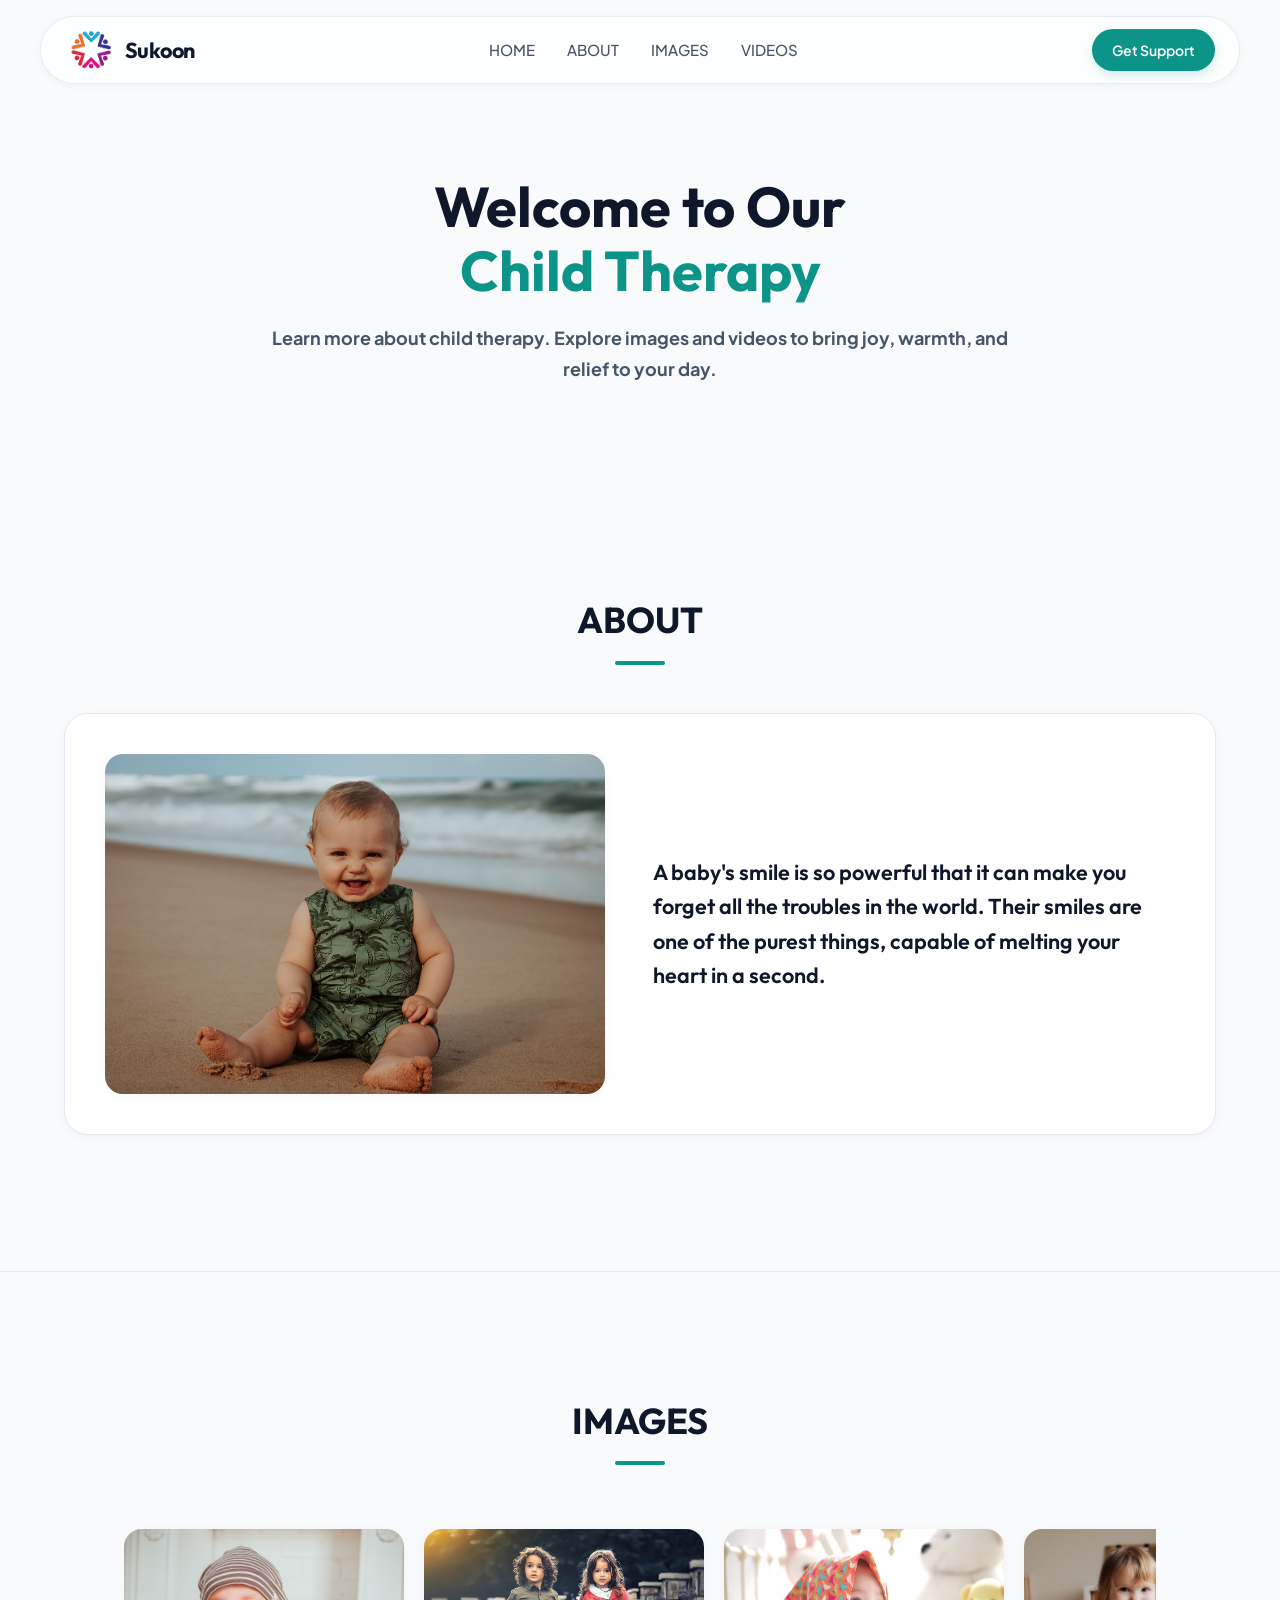
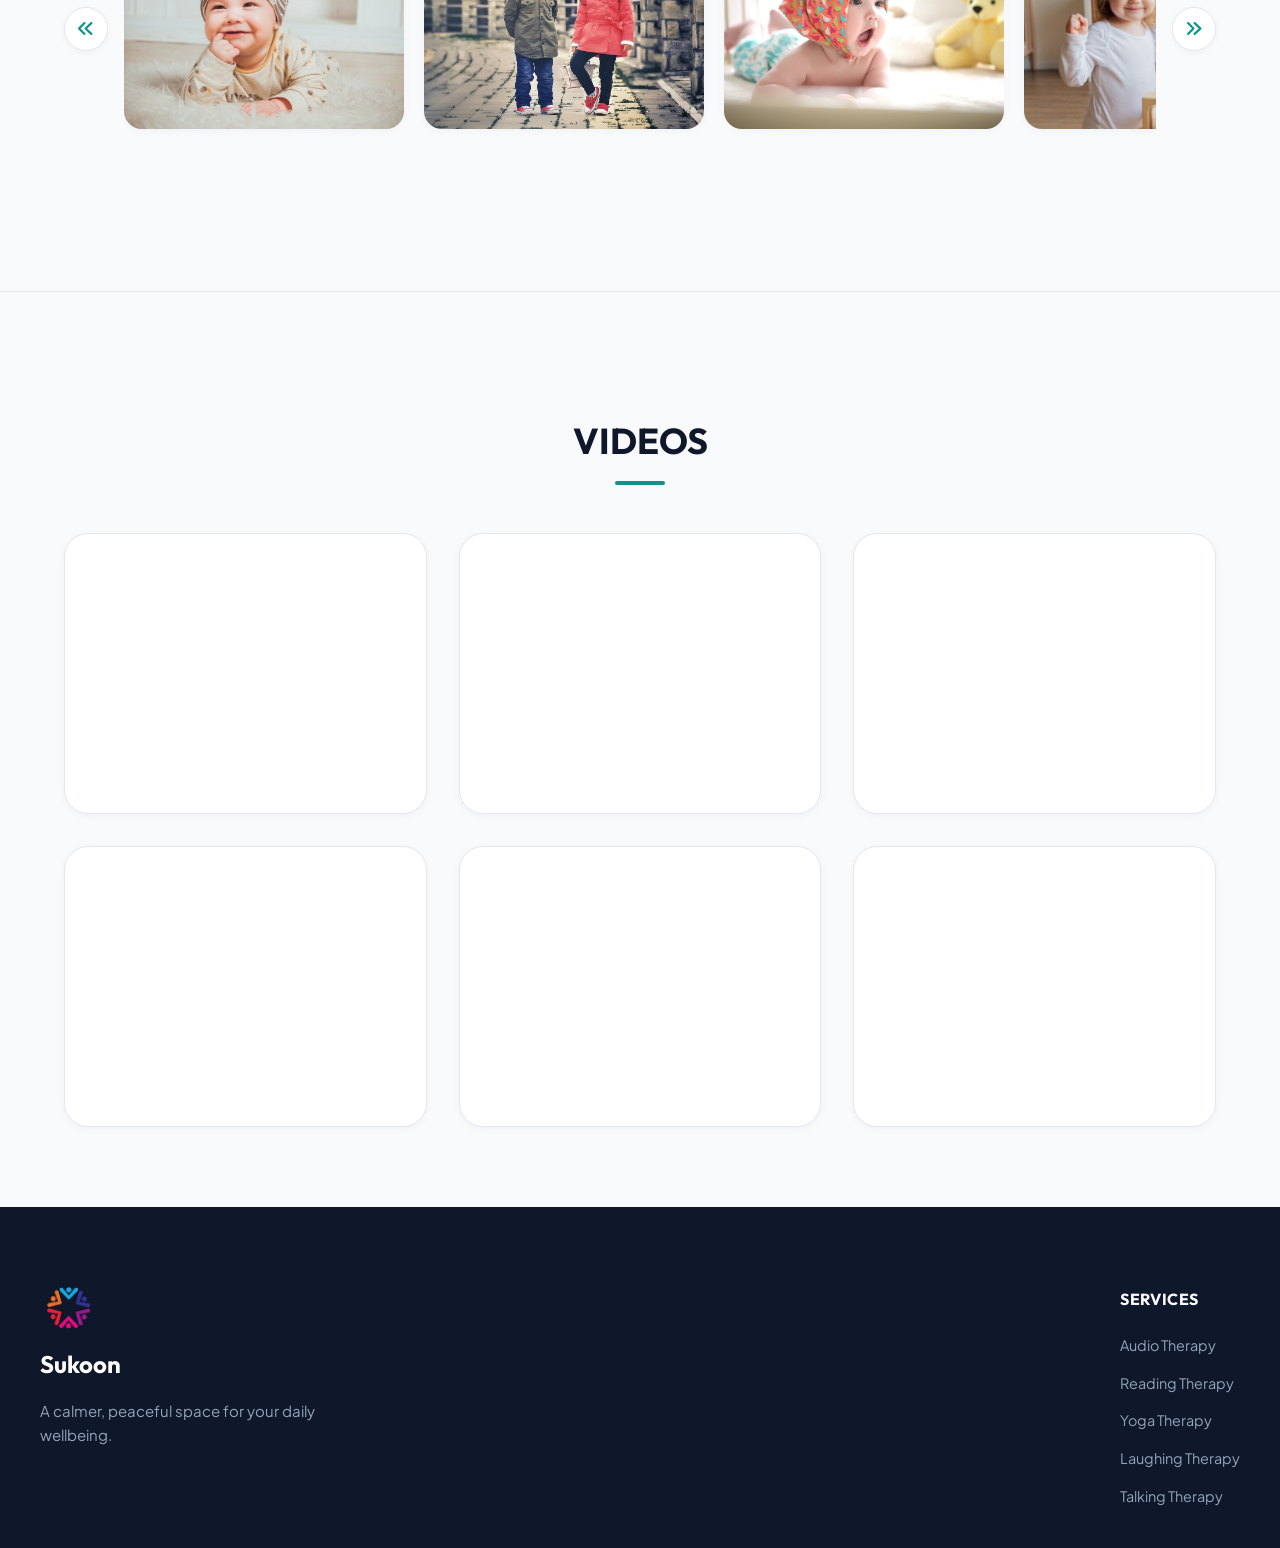
<file: html/childTherapy.html>
<!DOCTYPE html>
<html lang="en">

<head>
  <meta charset="UTF-8" />
  <meta http-equiv="X-UA-Compatible" content="IE=edge" />
  <meta name="viewport" content="width=device-width, initial-scale=1.0" />
  <link rel="icon" href="../images/favicon-enhanced.png" />
  <link rel="preconnect" href="https://fonts.googleapis.com" />
  <link rel="preconnect" href="https://fonts.gstatic.com" crossorigin />
  <link href="https://fonts.googleapis.com/css2?family=Outfit:wght@400;600;700;800&family=Plus+Jakarta+Sans:wght@400;500;600;700&display=swap" rel="stylesheet">
  <link rel="stylesheet" href="https://cdnjs.cloudflare.com/ajax/libs/font-awesome/6.1.1/css/all.min.css" />
  <title>Sukoon - Child Therapy</title>

  <link rel="stylesheet" href="../css/style.css" />
  <link rel="stylesheet" href="../css/childTherapy.css" />
</head>

<body id="main">
  <div id="back-top-div" class="back-top-wrap hidden" aria-label="Back to top">
    <i class="fas fa-arrow-up"></i>
  </div>

  <!-- Floating Navigation -->
  <div class="nav-wrapper">
    <nav class="nav" id="nav">
      <a class="navbar-brand" href="../index.html">
        <img src="../logo.png" alt="Sukoon Logo" class="logo" />
        <span class="brand-text">Sukoon</span>
      </a>

      <div class="nav-links" id="navLinks">
        <ul class="links" id="navmenu">
          <li><a href="../index.html">HOME</a></li>
          <li><a href="#about">ABOUT</a></li>
          <li><a href="#images">IMAGES</a></li>
          <li><a href="#videos">VIDEOS</a></li>
        </ul>
      </div>

      <div class="login-button">
        <a href="login.html" class="nav-cta-btn">Get Support</a>
      </div>

      <div class="hamburger" id="ham" aria-label="Toggle Navigation">
        <i class="cancel fa-solid fa-xmark"></i>
        <i class="burger fa-solid fa-bars"></i>
      </div>
    </nav>
  </div>

  <!-- Mobile Drawer Menu -->
  <div class="menu" id="menu">
    <ul class="menu-link">
      <li><a href="../index.html">HOME</a></li>
      <li><a class="close" href="#about">ABOUT</a></li>
      <li><a class="close" href="#images">IMAGES</a></li>
      <li><a class="close" href="#videos">VIDEOS</a></li>
      <li><a href="login.html" class="btn btn-primary" style="margin-top: 1rem;">SignUp / Login</a></li>
    </ul>
  </div>

  <header>
    <div class="center">
      <h1 id="title">Welcome to Our <br><span class="heading-span">Child Therapy</span></h1>
      <h3 id="subtitle">Learn more about child therapy. Explore images and videos to bring joy, warmth, and relief to your day.</h3>
    </div>
  </header>
  <section id="about" class="about">
    <h1 class="section-headings">ABOUT</h1>
    <div class="bfit">
      <img src="../images/about-child.jpg" alt="Child Therapy">
      <div class="btext">
        <div class="baby-text">
          <h3>A baby's smile is so powerful that it can make you forget all the troubles in the world. Their smiles are one of the purest things, capable of melting your heart in a second.</h3>
        </div>
      </div>
    </div>
  </section>
  <hr />
  <section id="images">
    <h1 class="section-headings">IMAGES</h1>
    <div class="main-scroll-div">
      <div>
        <button class="icon" onclick="scrolll()"> <i class="fas fa-angle-double-left"></i></button>
      </div>
      <div class="cover">
        <div class="scroll-images">
          <div class="child"><img class="child-img" src="../images/slider-8.jpg" alt="image"></div>
          <div class="child"><img class="child-img" src="../images/slider-3.jpg" alt="image"></div>
          <div class="child"><img class="child-img" src="../images/slider-4.jpg" alt="image"></div>
          <div class="child"><img class="child-img" src="../images/slider-5.jpg" alt="image"></div>
          <div class="child"><img class="child-img" src="../images/slider-6.jpg" alt="image"></div>
          <div class="child"><img class="child-img" src="../images/slider-2.jpg" alt="image"></div>
          <div class="child"><img class="child-img" src="../images/slider-7.jpg" alt="image"></div>
          <div class="child"><img class="child-img" src="../images/slider-8.jpg" alt="image"></div>
          <div class="child"><img class="child-img" src="../images/slider-9.jpg" alt="image"></div>
        </div>
      </div>
      <div>
        <button class="icon" onclick="scrollr()"> <i class="fas fa-angle-double-right"></i></button>
      </div>
    </div>

    <br>
  </section>
  <hr />
  <!-- Video Section  -->
  <section id="videos">
    <h1 class="section-headings">VIDEOS</h1>
    <div class="collection">
      <div class="video">
        <iframe width="560" height="315" src="https://www.youtube.com/embed/_NTfTd4HCRo?si=qeEoiQqz7HKqiZ1T" title="YouTube video player" frameborder="0" allow="accelerometer; autoplay; clipboard-write; encrypted-media; gyroscope; picture-in-picture" allowfullscreen></iframe>
      </div>
      <div class="video">
        <iframe width="560" height="315" src="https://www.youtube.com/embed/zs21cKJs87E" title="YouTube video player"
          frameborder="0"
          allow="accelerometer; autoplay; clipboard-write; encrypted-media; gyroscope; picture-in-picture"
          allowfullscreen></iframe>
      </div>
      <div class="video">
        <iframe width="560" height="315" src="https://www.youtube.com/embed/1YBheuHma8I" title="YouTube video player"
          frameborder="0"
          allow="accelerometer; autoplay; clipboard-write; encrypted-media; gyroscope; picture-in-picture"
          allowfullscreen></iframe>
      </div>
      <div class="video">
        <iframe width="560" height="315" src="https://www.youtube.com/embed/L49VXZwfup8" title="YouTube video player"
          frameborder="0"
          allow="accelerometer; autoplay; clipboard-write; encrypted-media; gyroscope; picture-in-picture"
          allowfullscreen></iframe>
      </div>
      <div class="video">
        <iframe width="560" height="315" src="https://www.youtube.com/embed/gB12TV38QBo" title="YouTube video player"
          frameborder="0"
          allow="accelerometer; autoplay; clipboard-write; encrypted-media; gyroscope; picture-in-picture"
          allowfullscreen></iframe>
      </div>
      <div class="video">
        <iframe width="560" height="315" src="https://www.youtube.com/embed/cmCtTFRLaks?si=E0cL60acdnPoVnwi" title="YouTube video player" frameborder="0" allow="accelerometer; autoplay; clipboard-write; encrypted-media; gyroscope; picture-in-picture" allowfullscreen></iframe>
      </div>
    </div>
  </section>


  <!-- FOOTER -->
  <footer>
    <div class="footer-container">
      <div class="footer-brand">
        <a href="../index.html">
          <img src="../logo.png" alt="Sukoon Logo" class="footlogo" />
        </a>
        <h2 class="footerheading">Sukoon</h2>
        <p class="footerpara">A calmer, peaceful space for your daily wellbeing.</p>
      </div>

      <div class="footer-side-col">
        <div class="col">
          <h3>SERVICES</h3>
          <ul>
            <li><a href="audioTherapy.html">Audio Therapy</a></li>
            <li><a href="readingTherapy.html">Reading Therapy</a></li>
            <li><a href="yogatherapy.html">Yoga Therapy</a></li>
            <li><a href="laughTherapy.html">Laughing Therapy</a></li>
            <li><a href="talkingTherapy.html">Talking Therapy</a></li>
          </ul>
        </div>
      </div>
    </div>
  </footer>
  <script src="childTherapy.js"></script>
</body>

</html>
</file>
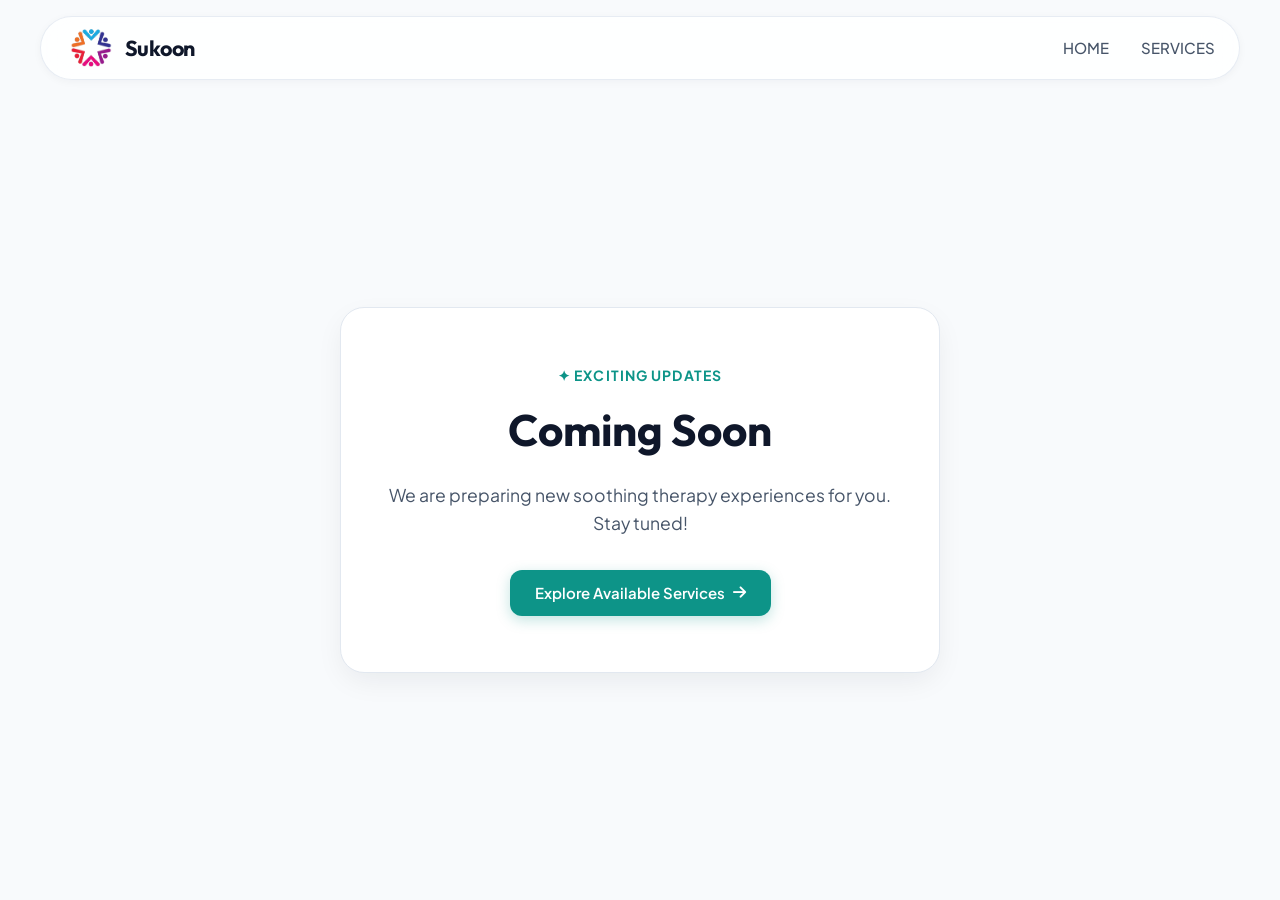
<file: html/comingSoon.html>
<!DOCTYPE html>
<html lang="en">

<head>
  <meta charset="UTF-8" />
  <meta http-equiv="X-UA-Compatible" content="IE=edge" />
  <meta name="viewport" content="width=device-width, initial-scale=1.0" />
  <link rel="icon" href="../images/favicon-enhanced.png" />
  <title>Sukoon - Coming Soon</title>

  <!-- Google Fonts -->
  <link rel="preconnect" href="https://fonts.googleapis.com">
  <link rel="preconnect" href="https://fonts.gstatic.com" crossorigin>
  <link href="https://fonts.googleapis.com/css2?family=Outfit:wght@400;600;700;800&family=Plus+Jakarta+Sans:wght@400;500;600;700&display=swap" rel="stylesheet">
  <link rel="stylesheet" href="https://cdnjs.cloudflare.com/ajax/libs/font-awesome/6.1.1/css/all.min.css" />

  <link rel="stylesheet" href="../css/style.css" />
</head>

<body style="display: flex; flex-direction: column; min-height: 100vh; justify-content: center; align-items: center; text-align: center; padding: 2rem;">
  <!-- Floating Navigation -->
  <div class="nav-wrapper">
    <nav class="nav" id="nav">
      <a class="navbar-brand" href="../index.html">
        <img src="../logo.png" alt="Sukoon Logo" class="logo" />
        <span class="brand-text">Sukoon</span>
      </a>

      <div class="nav-links" id="navLinks">
        <ul class="links" id="navmenu">
          <li><a href="../index.html">HOME</a></li>
          <li><a href="../index.html#services">SERVICES</a></li>
        </ul>
      </div>
    </nav>
  </div>

  <div style="max-width: 600px; background: var(--color-bg-surface); border: 1px solid var(--color-border); border-radius: var(--radius-xl); padding: 3.5rem 2.5rem; box-shadow: var(--shadow-md); margin-top: 5rem;">
    <span style="font-size: 0.875rem; font-weight: 700; color: var(--color-primary); text-transform: uppercase; letter-spacing: 0.08em; display: block; margin-bottom: 0.5rem;">✦ EXCITING UPDATES</span>
    <h1 style="font-family: var(--font-heading); font-size: 2.75rem; font-weight: 700; color: var(--color-text-deep); margin-bottom: 1rem;">Coming Soon</h1>
    <p style="font-size: 1.1rem; color: var(--color-text-body); line-height: 1.6; margin-bottom: 2rem;">
      We are preparing new soothing therapy experiences for you. Stay tuned!
    </p>

    <a href="../index.html#services" class="btn btn-primary">
      Explore Available Services <i class="fas fa-arrow-right"></i>
    </a>
  </div>
</body>

</html>
</file>
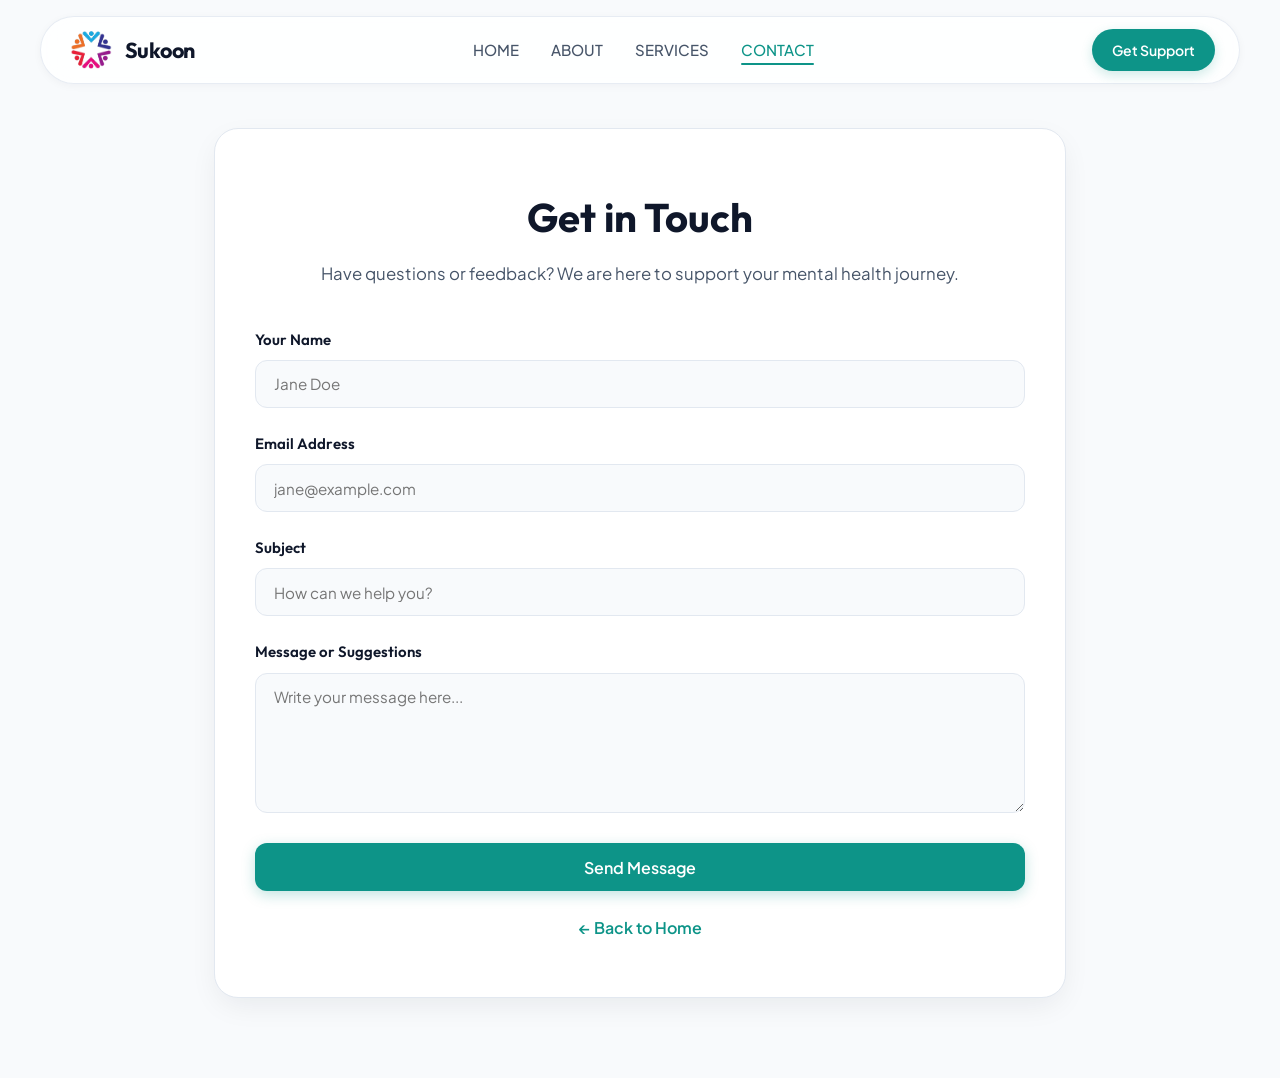
<file: html/contact.html>
<!DOCTYPE html>
<html lang="en">

<head>
  <meta charset="UTF-8" />
  <meta http-equiv="X-UA-Compatible" content="IE=edge" />
  <meta name="viewport" content="width=device-width, initial-scale=1.0" />
  <link rel="icon" href="../images/favicon-enhanced.png">
  <title>Sukoon - Contact Us</title>
  
  <!-- Google Fonts: Outfit & Plus Jakarta Sans -->
  <link rel="preconnect" href="https://fonts.googleapis.com">
  <link rel="preconnect" href="https://fonts.gstatic.com" crossorigin>
  <link href="https://fonts.googleapis.com/css2?family=Outfit:wght@400;600;700;800&family=Plus+Jakarta+Sans:wght@400;500;600;700&display=swap" rel="stylesheet">
  <link rel="stylesheet" href="https://cdnjs.cloudflare.com/ajax/libs/font-awesome/6.1.1/css/all.min.css" />

  <link rel="stylesheet" href="../css/style.css" />
  <link rel="stylesheet" href="css/contact.css" />
</head>

<body>
  <!-- Floating Navigation -->
  <div class="nav-wrapper">
    <nav class="nav" id="nav">
      <a class="navbar-brand" href="../index.html">
        <img src="../logo.png" alt="Sukoon Logo" class="logo" />
        <span class="brand-text">Sukoon</span>
      </a>

      <div class="nav-links" id="navLinks">
        <ul class="links" id="navmenu">
          <li><a href="../index.html">HOME</a></li>
          <li><a href="../index.html#about">ABOUT</a></li>
          <li><a href="../index.html#services">SERVICES</a></li>
          <li><a href="contact.html" class="active">CONTACT</a></li>
        </ul>
      </div>

      <div class="login-button">
        <a href="login.html" class="nav-cta-btn">Get Support</a>
      </div>
    </nav>
  </div>

  <!-- Contact Container -->
  <div class="contact-container">
    <div class="contact-card">
      <h1 class="contact-title">Get in Touch</h1>
      <p class="contact-subtitle">
        Have questions or feedback? We are here to support your mental health journey.
      </p>

      <form action="https://formspree.io/f/mvoygqdg" method="POST">
        <div class="form-group">
          <label for="name">Your Name</label>
          <input type="text" name="name" class="form-control" placeholder="Jane Doe" required />
        </div>

        <div class="form-group">
          <label for="email">Email Address</label>
          <input type="email" name="email" class="form-control" placeholder="jane@example.com" required />
        </div>

        <div class="form-group">
          <label for="subject">Subject</label>
          <input type="text" name="subject" class="form-control" placeholder="How can we help you?" required />
        </div>

        <div class="form-group">
          <label for="suggestion">Message or Suggestions</label>
          <textarea name="suggestion" class="form-control" placeholder="Write your message here..." required></textarea>
        </div>

        <button type="submit" class="btn-submit">Send Message</button>
      </form>

      <div style="text-align: center; margin-top: 1.5rem;">
        <a href="../index.html" style="color: var(--color-primary); font-weight: 600; text-decoration: none;">← Back to Home</a>
      </div>
    </div>
  </div>
</body>

</html>
</file>
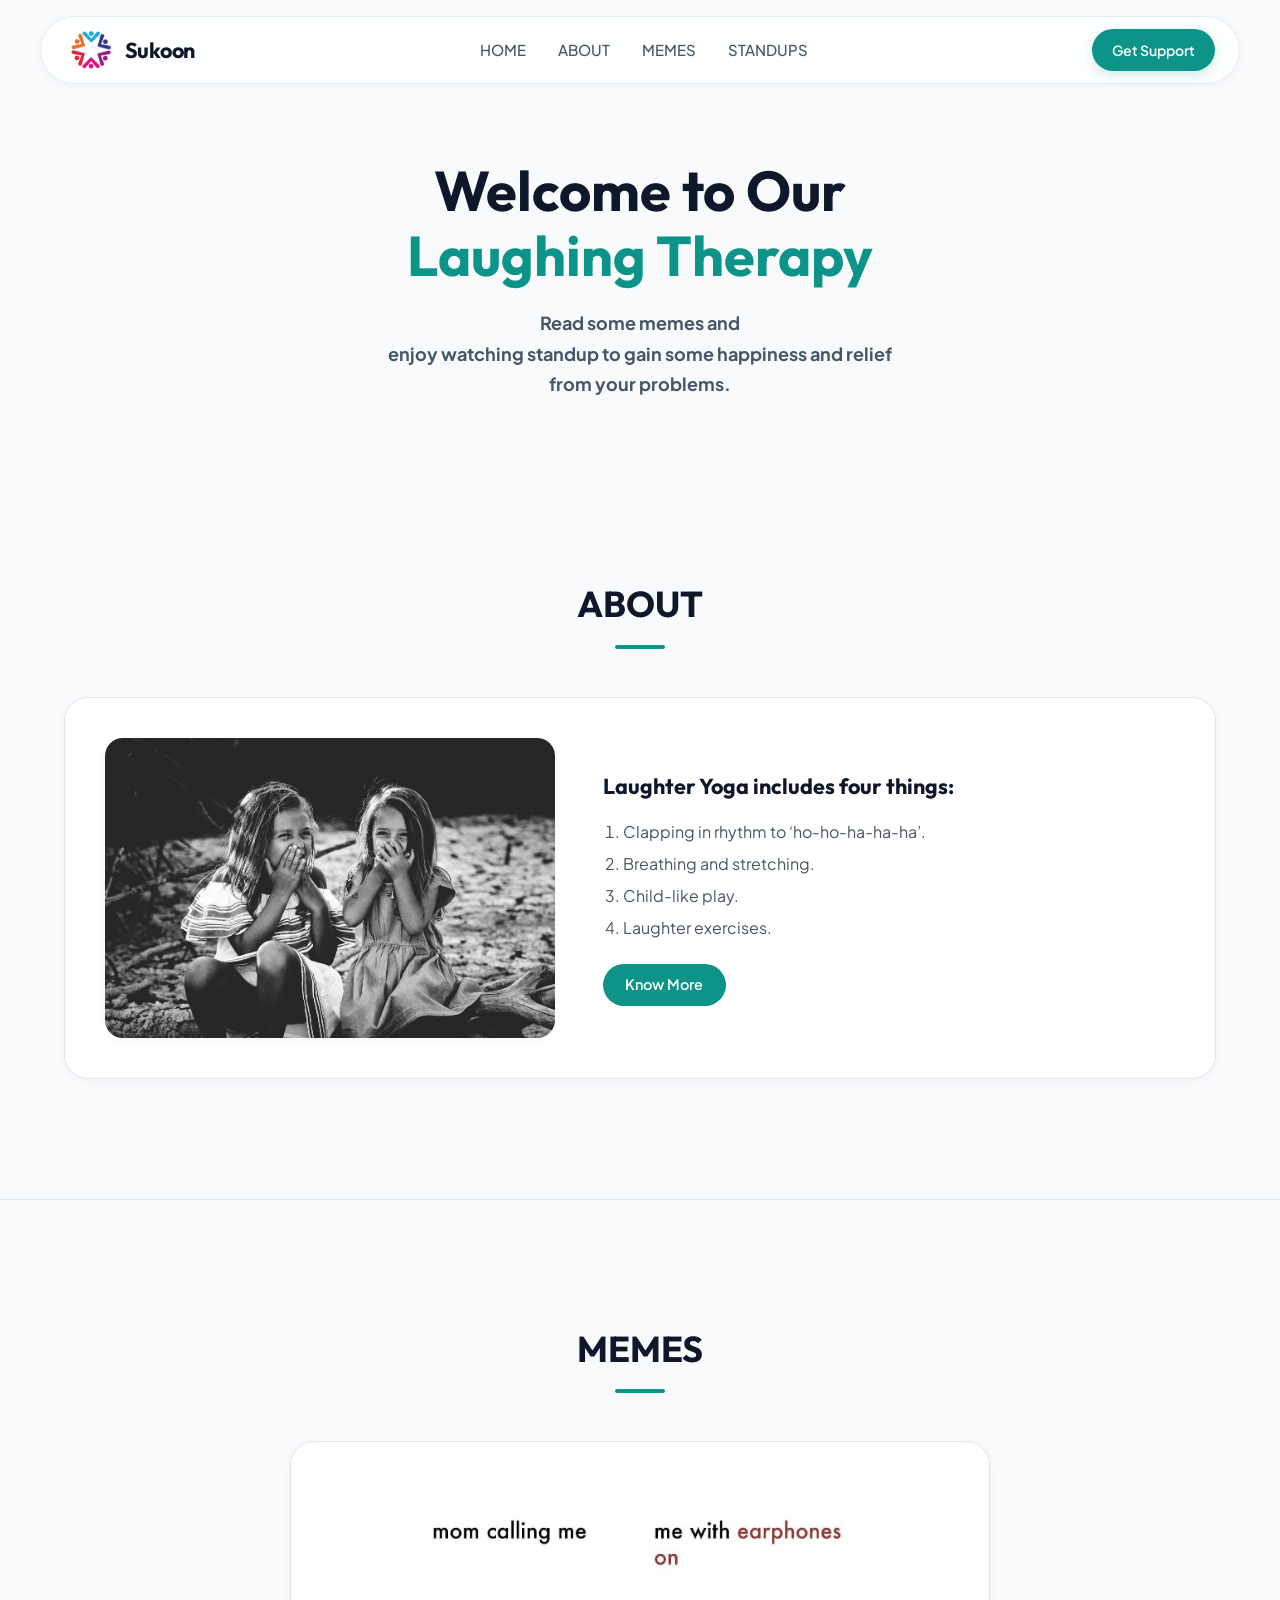
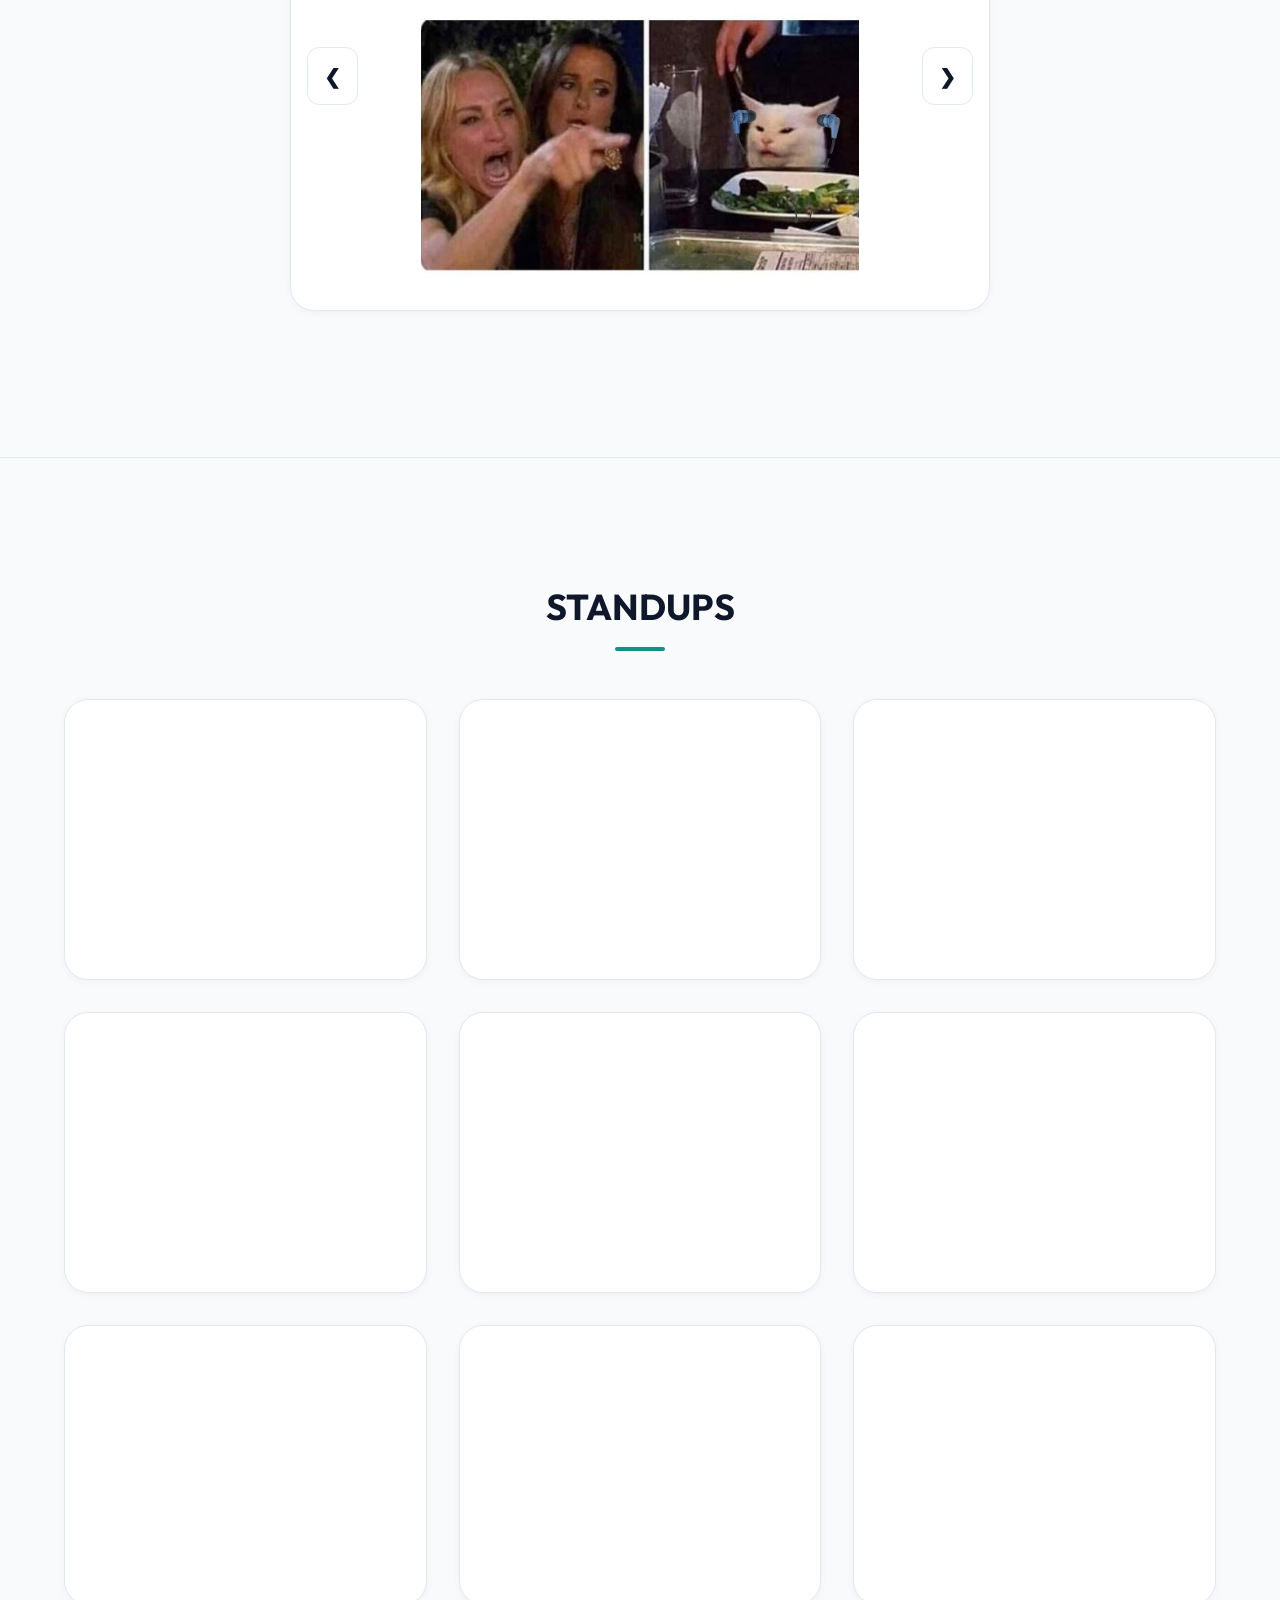
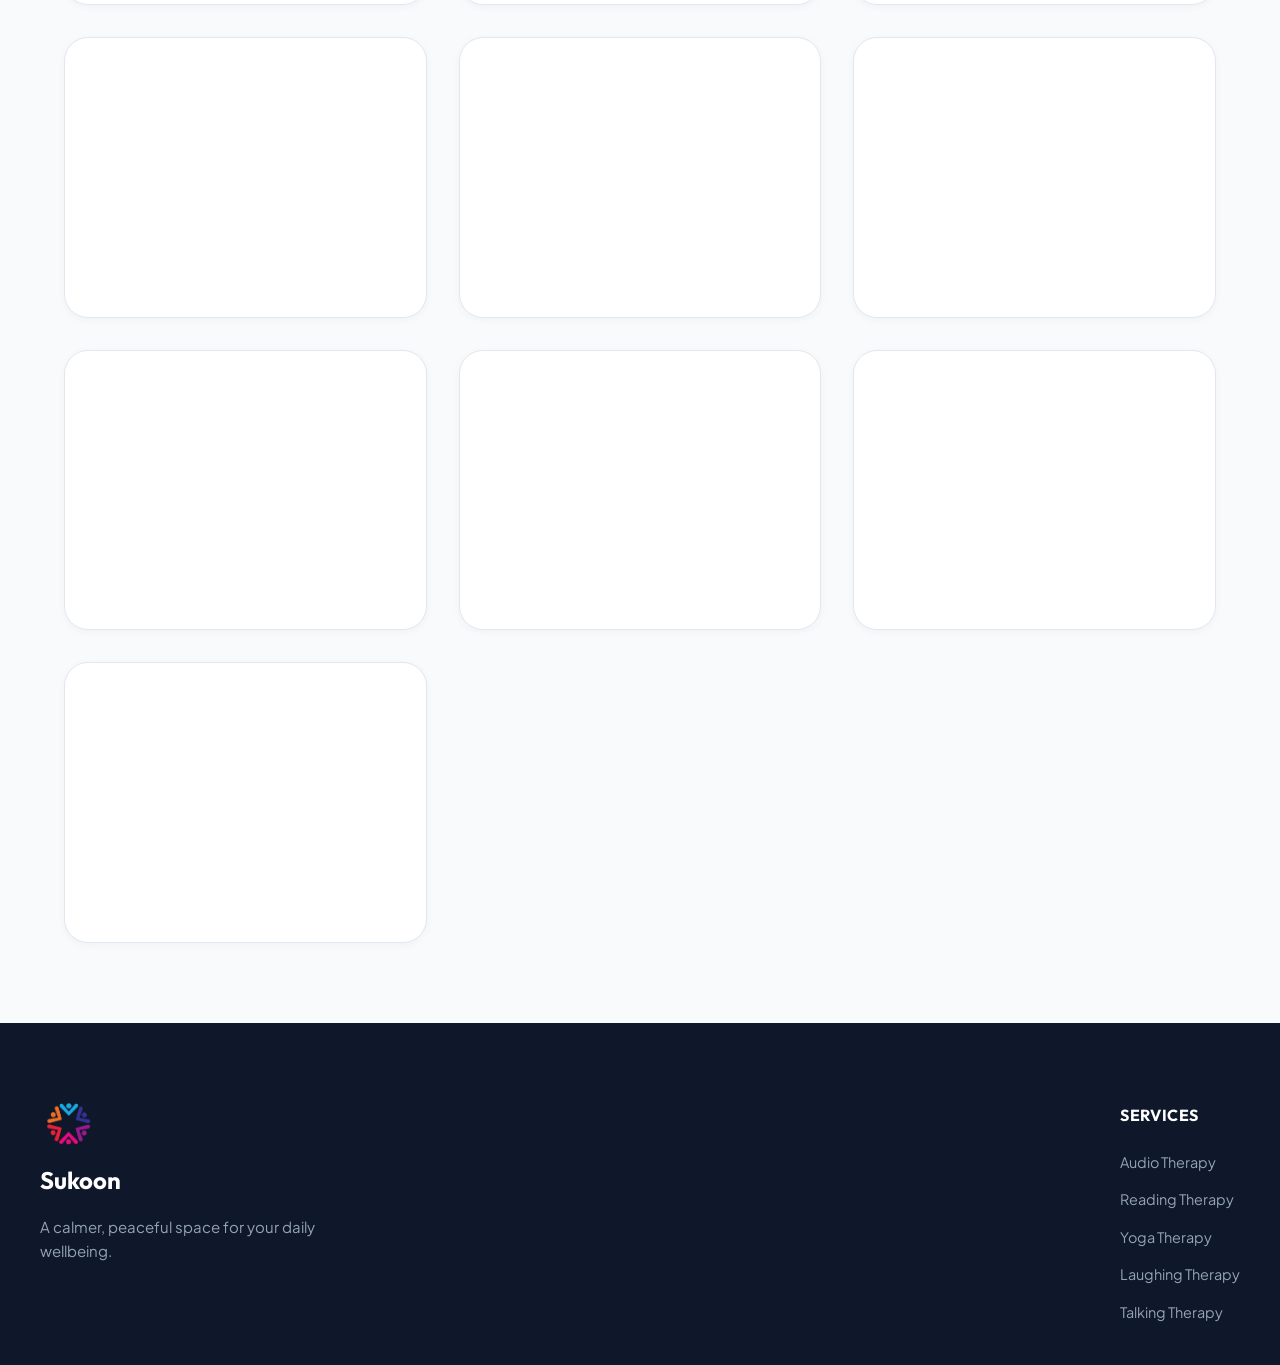
<file: html/laughTherapy.html>
<!DOCTYPE html>
<html lang="en">
<head>
  <meta charset="UTF-8" />
  <meta http-equiv="X-UA-Compatible" content="IE=edge" />
  <meta name="viewport" content="width=device-width, initial-scale=1.0" />
  <link rel="icon" href="../images/favicon-enhanced.png" />
  <link rel="preconnect" href="https://fonts.googleapis.com" />
  <link rel="preconnect" href="https://fonts.gstatic.com" crossorigin />
  <link href="https://fonts.googleapis.com/css2?family=Outfit:wght@400;600;700;800&family=Plus+Jakarta+Sans:wght@400;500;600;700&display=swap" rel="stylesheet">
  <link rel="stylesheet" href="https://cdnjs.cloudflare.com/ajax/libs/font-awesome/6.1.1/css/all.min.css" />
  <title>Sukoon - Laughing Therapy</title>

  <link rel="stylesheet" href="../css/style.css" />
  <link rel="stylesheet" href="css/laugh.css" />
</head>

<body id="main">
  <div id="back-top-div" class="back-top-wrap hidden" aria-label="Back to top">
    <i class="fas fa-arrow-up"></i>
  </div>

  <!-- Floating Navigation -->
  <div class="nav-wrapper">
    <nav class="nav" id="nav">
      <a class="navbar-brand" href="../index.html">
        <img src="../logo.png" alt="Sukoon Logo" class="logo" />
        <span class="brand-text">Sukoon</span>
      </a>

      <div class="nav-links" id="navLinks">
        <ul class="links" id="navmenu">
          <li><a href="../index.html">HOME</a></li>
          <li><a href="#about">ABOUT</a></li>
          <li><a href="#memes">MEMES</a></li>
          <li><a href="#standups">STANDUPS</a></li>
        </ul>
      </div>

      <div class="login-button">
        <a href="login.html" class="nav-cta-btn">Get Support</a>
      </div>

      <div class="hamburger" id="ham" aria-label="Toggle Navigation">
        <i class="cancel fa-solid fa-xmark"></i>
        <i class="burger fa-solid fa-bars"></i>
      </div>
    </nav>
  </div>

  <!-- Mobile Drawer Menu -->
  <div class="menu" id="menu">
    <ul class="menu-link">
      <li><a href="../index.html">HOME</a></li>
      <li><a class="close" href="#about">ABOUT</a></li>
      <li><a class="close" href="#memes">MEMES</a></li>
      <li><a class="close" href="#standups">STANDUPS</a></li>
      <li><a href="login.html" class="btn btn-primary" style="margin-top: 1rem;">SignUp / Login</a></li>
    </ul>
  </div>
    
    <header>
      <div class="filter"></div>
      <div class="center"> 
        <h1  data-aos="fade-down"  id="title">Welcome to Our <br><span class="heading-span">Laughing Therapy</span></h1>
        <h3 data-aos="fade-up-right" data-aos-duration="1500" id="subtitle">Read some memes and <br>enjoy watching standup to gain some happiness and relief <br> from your problems.</h3>
      </div>
    </header>

    <section id="about">
      <h1 data-aos="flip-right" class="section-headings">ABOUT</h1>
      <div class="about-container">
        <div data-aos="fade-up-right" data-aos-duration="5000" class="image">
          <img src="../images/laugh.jpg" alt="">
        </div>
        <div class="about-content">
          <h4 data-aos="fade-up-left" class="one"> Laughter Yoga includes four things:</h4>
          <ol class="about-list">
            <li data-aos="fade-left">Clapping in rhythm to ‘ho-ho-ha-ha-ha’.</li>
            <li data-aos="fade-left">Breathing and stretching.</li>
            <li data-aos="fade-left">Child-like play.</li>
            <li data-aos="fade-left">Laughter exercises.</li>
          </ol>
          <a href="https://www.healthline.com/nutrition/laughing-yoga" target="_blank">Know More</a>
        </div>
      </div>
    </section>
    <hr/>
    <section id="memes">
      <h1  data-aos="zoom-out" class="section-headings">MEMES</h1>
      <div data-aos="flip-up" class="slideshow-container">
        <div class="mySlides fade">
          <img src="../images/meme1.jpg" style="width:50%; margin-left: 25%;">
        </div>
      
        <div data-aos="flip-up" class="mySlides fade">
          <img src="../images/meme2.jpg" style="width:50%; margin-left: 25%;">
        </div>
      
        <div data-aos="flip-up" class="mySlides fade">
          <img src="../images/meme3.jpg" style="width:50%; margin-left: 25%;">
        </div>

        <div data-aos="flip-up" class="mySlides fade">
          <img src="../images/meme4.jpg" style="width:50%; margin-left: 25%;">
        </div>

        <div data-aos="flip-up" class="mySlides fade">
          <img src="../images/meme5.jpg" style="width:50%; margin-left: 25%;">
        </div>

        <div data-aos="flip-up" class="mySlides fade">
          <img src="../images/meme6.jpg" style="width:50% ; margin-left: 25%;">
        </div>
    
        <!-- Next and previous buttons -->
        <a class="prev" onclick="plusSlides(-1)">&#10094;</a>
        <a class="next" onclick="plusSlides(1)">&#10095;</a>
      </div>
      <br>
    </section>
    <hr/>
    <section id="standups">
      <h1 data-aos="zoom-in-up" class="section-headings">STANDUPS</h1>
        <div class="collection">
          <div data-aos="flip-down" class="video">
            <iframe
              width="100%"
              height="330"
              src="https://www.youtube.com/embed/Tqsz6fjvhZM"
              title="YouTube video player"
              frameborder="0"
              allow="accelerometer; autoplay; clipboard-write; encrypted-media; gyroscope; picture-in-picture"
              allowfullscreen>
            </iframe>
          </div>
          <div data-aos="flip-down" class="video">
            <iframe
              width="100%"
              height="330"
              src="https://www.youtube.com/embed/Y2Oj9gllHno?start=16"
              title="YouTube video player"
              frameborder="0"
              allow="accelerometer; autoplay; clipboard-write; encrypted-media; gyroscope; picture-in-picture"
              allowfullscreen>
            </iframe>
          </div>
          <div data-aos="flip-down" class="video">
            <iframe
              width="100%"
              height="330"
              src="https://www.youtube.com/embed/XDlyS4N__3o?start=22"
              title="YouTube video player"
              frameborder="0"
              allow="accelerometer; autoplay; clipboard-write; encrypted-media; gyroscope; picture-in-picture"
              allowfullscreen>
            </iframe>
          </div>
          <div data-aos="flip-down" class="video">
            <iframe
              width="100%"
              height="330"
              src="https://www.youtube.com/embed/z12bz7adLKI"
              title="YouTube video player"
              frameborder="0"
              allow="accelerometer; autoplay; clipboard-write; encrypted-media; gyroscope; picture-in-picture"
              allowfullscreen>
            </iframe>
          </div>
          <div data-aos="flip-down" class="video">
            <iframe
              width="100%"
              height="330"
              src="https://www.youtube.com/embed/pjSxOnCkHIA?si=0KNI6JYCbbjujeFY"
              title="YouTube video player"
              frameborder="0"
              allow="accelerometer; autoplay; clipboard-write; encrypted-media; gyroscope; picture-in-picture"
              allowfullscreen>
            </iframe>
          </div>
          <div data-aos="flip-down" class="video">
            <iframe
              width="100%"
              height="330"
              src="https://www.youtube.com/embed/J38ZBIvLank"
              title="YouTube video player"
              frameborder="0"
              allow="accelerometer; autoplay; clipboard-write; encrypted-media; gyroscope; picture-in-picture"
              allowfullscreen>
            </iframe>
          </div>
          <div data-aos="flip-down" class="video" >
            <iframe
              width="100%"
              height="330"
              src="https://www.youtube.com/embed/dtaJzUbQS7E"
              title="YouTube video player"
              frameborder="0"
              allow="accelerometer; autoplay; clipboard-write; encrypted-media; gyroscope; picture-in-picture"
              allowfullscreen>
            </iframe>
          </div>
          <div data-aos="flip-down" class="video">
            <iframe
              width="100%"
              height="330"
              src="https://www.youtube.com/embed/8PtsKRBgLrA"
              title="YouTube video player"
              frameborder="0"
              allow="accelerometer; autoplay; clipboard-write; encrypted-media; gyroscope; picture-in-picture"
              allowfullscreen>
            </iframe>
          </div>
          <div data-aos="flip-down" class="video">
            <iframe
              width="100%"
              height="330"
              src="https://www.youtube.com/embed/cHLM9L_5gj0"
              title="YouTube video player"
              frameborder="0"
              allow="accelerometer; autoplay; clipboard-write; encrypted-media; gyroscope; picture-in-picture"
              allowfullscreen>
            </iframe>
          </div>
          <div data-aos="flip-down" class="video">
            <iframe
              width="100%"
              height="330"
              src="https://www.youtube.com/embed/injU8xUHoyU"
              title="YouTube video player"
              frameborder="0"
              allow="accelerometer; autoplay; clipboard-write; encrypted-media; gyroscope; picture-in-picture"
              allowfullscreen>
            </iframe>
          </div>
          <div data-aos="flip-down" class="video">
            <iframe 
              width="100%"
              height="330" 
              src="https://www.youtube.com/embed/KKnhgkmV7k8" 
              title="YouTube video player" 
              frameborder="0" 
              allow="accelerometer; autoplay; clipboard-write; encrypted-media; gyroscope; picture-in-picture" 
              allowfullscreen>
            </iframe>
          </div>
          <div data-aos="flip-down" class="video">
            <iframe 
              width="100%" 
              height="330" 
              src="https://www.youtube.com/embed/_9x9zagDbks" 
              title="YouTube video player" 
              frameborder="0" 
              allow="accelerometer; autoplay; clipboard-write; encrypted-media; gyroscope; picture-in-picture" 
              allowfullscreen>
            </iframe>
          </div>
          <div data-aos="flip-down" class="video">
            <iframe 
              width="100%" 
              height="330" 
              src="https://www.youtube.com/embed/L9pA6sZZjeY"
              title="YouTube video player"
              frameborder="0" 
              allow="accelerometer; autoplay; clipboard-write; encrypted-media; gyroscope; picture-in-picture" 
              allowfullscreen>
            </iframe>
          </div>
          <div data-aos="flip-down" class="video">
            <iframe 
              width="100%" 
              height="330"
              src="https://www.youtube.com/embed/MLOp3iQFlXY" 
              title="YouTube video player" 
              frameborder="0" 
              allow="accelerometer; autoplay; clipboard-write; encrypted-media; gyroscope; picture-in-picture" 
              allowfullscreen>
            </iframe>
          </div>
          <div data-aos="flip-down" class="video">
            <iframe 
              width="100%"
              height="330" 
              src="https://www.youtube.com/embed/AhacYw9dkyE" 
              title="YouTube video player" 
              frameborder="0" 
              allow="accelerometer; autoplay; clipboard-write; encrypted-media; gyroscope; picture-in-picture" 
              allowfullscreen>
            </iframe>
          </div>
          <div data-aos="flip-down" class="video">
            <iframe 
              width="100%"
              height="330" 
              src="https://www.youtube.com/embed/qkxuFKqJXWY" 
              title="YouTube video player"
              frameborder="0" 
              allow="accelerometer; autoplay; clipboard-write; encrypted-media; gyroscope; picture-in-picture" 
              allowfullscreen>
            </iframe>
          </div>
        </div>
    </section>

    <!-- FOOTER -->
    <footer>
      <div class="footer-container">
        <div class="footer-brand">
          <a href="../index.html">
            <img src="../logo.png" alt="Sukoon Logo" class="footlogo" />
          </a>
          <h2 class="footerheading">Sukoon</h2>
          <p class="footerpara">A calmer, peaceful space for your daily wellbeing.</p>
        </div>

        <div class="footer-side-col">
          <div class="col">
            <h3>SERVICES</h3>
            <ul>
              <li><a href="audioTherapy.html">Audio Therapy</a></li>
              <li><a href="readingTherapy.html">Reading Therapy</a></li>
              <li><a href="yogatherapy.html">Yoga Therapy</a></li>
              <li><a href="laughTherapy.html">Laughing Therapy</a></li>
              <li><a href="talkingTherapy.html">Talking Therapy</a></li>
            </ul>
          </div>
        </div>
      </div>
    </footer>

    <script>
    const ham = document.getElementById("ham");
    const menu = document.getElementById("menu");
    const close = document.querySelectorAll('.close');
    const closeMenu = () => {
      if (menu.classList.contains("open")) {
        menu.classList.remove("open");
        
        console.log("open");
      }
      ham.innerHTML = '<svg stroke="currentColor" fill="currentColor" stroke-width="0" viewBox="0 0 1024 1024" height="1em" width="1em" xmlns="http://www.w3.org/2000/svg"><path d="M904 160H120c-4.4 0-8 3.6-8 8v64c0 4.4 3.6 8 8 8h784c4.4 0 8-3.6 8-8v-64c0-4.4-3.6-8-8-8zm0 624H120c-4.4 0-8 3.6-8 8v64c0 4.4 3.6 8 8 8h784c4.4 0 8-3.6 8-8v-64c0-4.4-3.6-8-8-8zm0-312H120c-4.4 0-8 3.6-8 8v64c0 4.4 3.6 8 8 8h784c4.4 0 8-3.6 8-8v-64c0-4.4-3.6-8-8-8z"></path></svg>'
    }

    const toggleMenu = () => {
      if (menu.classList.contains("open")) {
        menu.classList.remove("open");
        ham.innerHTML = '<svg stroke="currentColor" fill="currentColor" stroke-width="0" viewBox="0 0 1024 1024" height="1em" width="1em" xmlns="http://www.w3.org/2000/svg"><path d="M904 160H120c-4.4 0-8 3.6-8 8v64c0 4.4 3.6 8 8 8h784c4.4 0 8-3.6 8-8v-64c0-4.4-3.6-8-8-8zm0 624H120c-4.4 0-8 3.6-8 8v64c0 4.4 3.6 8 8 8h784c4.4 0 8-3.6 8-8v-64c0-4.4-3.6-8-8-8zm0-312H120c-4.4 0-8 3.6-8 8v64c0 4.4 3.6 8 8 8h784c4.4 0 8-3.6 8-8v-64c0-4.4-3.6-8-8-8z"></path></svg>'
        console.log("open");
      } else {
        menu.classList.add("open");
        ham.innerHTML = '<svg stroke="currentColor" fill="currentColor" stroke-width="0" viewBox="0 0 1024 1024" height="1em" width="1em" xmlns="http://www.w3.org/2000/svg"><path d="M563.8 512l262.5-312.9c4.4-5.2.7-13.1-6.1-13.1h-79.8c-4.7 0-9.2 2.1-12.3 5.7L511.6 449.8 295.1 191.7c-3-3.6-7.5-5.7-12.3-5.7H203c-6.8 0-10.5 7.9-6.1 13.1L459.4 512 196.9 824.9A7.95 7.95 0 0 0 203 838h79.8c4.7 0 9.2-2.1 12.3-5.7l216.5-258.1 216.5 258.1c3 3.6 7.5 5.7 12.3 5.7h79.8c6.8 0 10.5-7.9 6.1-13.1L563.8 512z"></path></svg>'
        console.log("close");
      }
    };
    ham.addEventListener("click", toggleMenu);
    close.forEach(ele => {
      ele.addEventListener("click", closeMenu);
    }
    )
    ham.addEventListener("click", toggleMenu);
    let slideIndex = 1;
    showSlides(slideIndex);
    function plusSlides(n) {
      showSlides(slideIndex += n);
    }
    function currentSlide(n) {
      showSlides(slideIndex = n);
    }

    function showSlides(n) {
      let i;
      let slides = document.getElementsByClassName("mySlides");
      let dots = document.getElementsByClassName("dot");
      if (n > slides.length) {slideIndex = 1}
      if (n < 1) {slideIndex = slides.length}
      for (i = 0; i < slides.length; i++) {
        slides[i].style.display = "none";
      }
      for (i = 0; i < dots.length; i++) {
        dots[i].className = dots[i].className.replace(" active", "");
      }
      slides[slideIndex-1].style.display = "block";
      dots[slideIndex-1].className += " active";
    }
    </script>
    <script>
      var preloader = document.getElementById('load');
      var scroll = document.getElementById('main');
      function myfunction(){
          preloader.style.display='none';
          scroll.style.overflow='scroll';
      }
      const backTopElement = document.getElementById("back-top-div");
      const minScolledAmountToBackTop = 800;

      window.addEventListener("scroll", () => {
        if (window.scrollY < minScolledAmountToBackTop) {
          backTopElement.classList.add("hidden");
        } else {
          backTopElement.classList.remove("hidden");
        }
      });

      const backTop = () => {
        window.scrollTo(0, 0);
      };

      backTopElement.addEventListener("click", backTop);
      ham.addEventListener("click", toggleMenu);
  </script>
   <script src="https://unpkg.com/aos@2.3.1/dist/aos.js"></script>
   <script>
     AOS.init();
   </script>    
  </body>
</html>
</file>
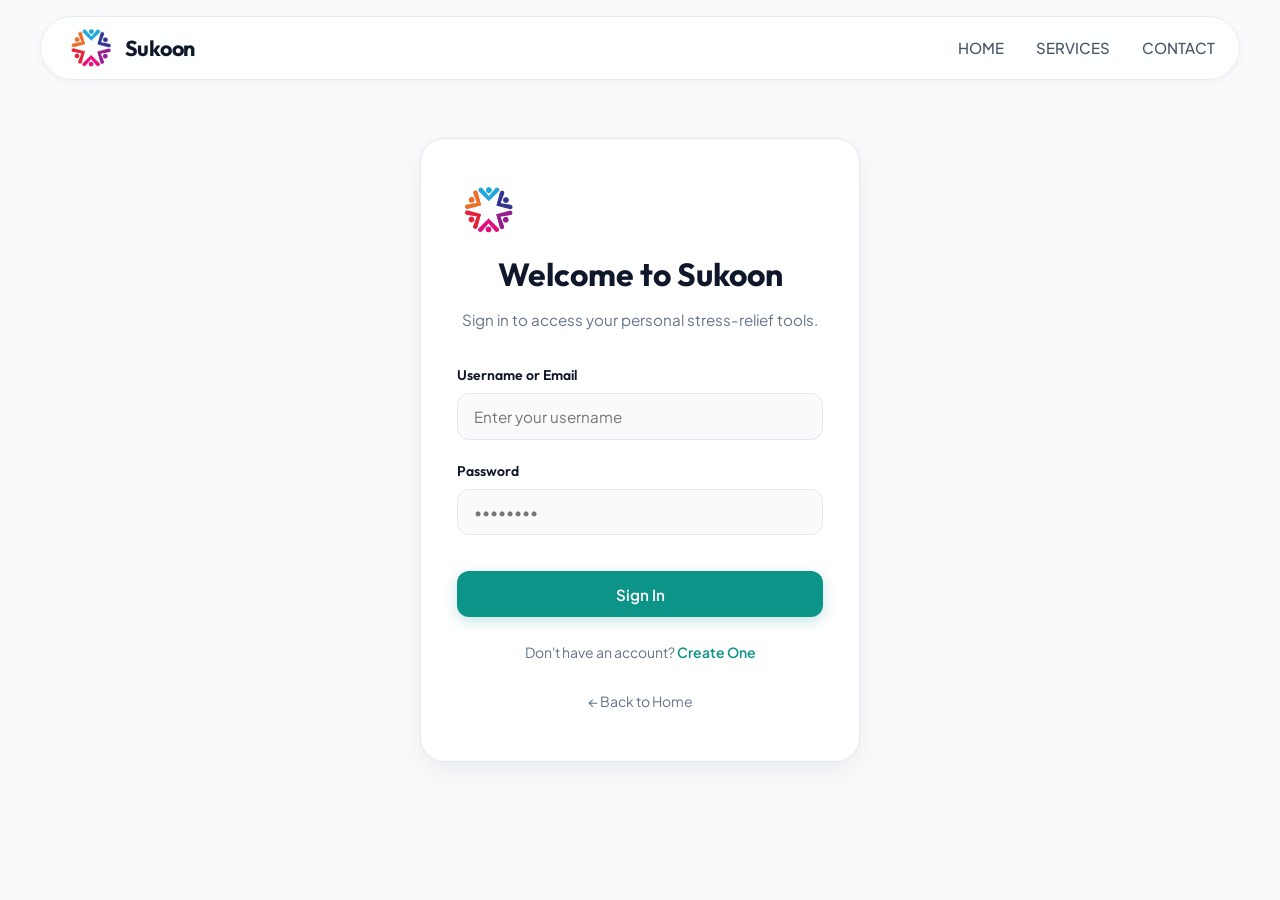
<file: html/login.html>
<!DOCTYPE html>
<html lang="en">

<head>
  <meta charset="UTF-8" />
  <meta http-equiv="X-UA-Compatible" content="IE=edge" />
  <meta name="viewport" content="width=device-width, initial-scale=1.0" />
  <link rel="icon" href="../images/favicon-enhanced.png" />
  <title>Sukoon - Welcome Back</title>

  <!-- Google Fonts -->
  <link rel="preconnect" href="https://fonts.googleapis.com">
  <link rel="preconnect" href="https://fonts.gstatic.com" crossorigin>
  <link href="https://fonts.googleapis.com/css2?family=Outfit:wght@400;600;700;800&family=Plus+Jakarta+Sans:wght@400;500;600;700&display=swap" rel="stylesheet">
  <link rel="stylesheet" href="https://cdnjs.cloudflare.com/ajax/libs/font-awesome/6.1.1/css/all.min.css" />

  <link rel="stylesheet" href="../css/style.css" />
  <link rel="stylesheet" href="css/login.css" />
</head>

<body>
  <!-- Floating Navigation -->
  <div class="nav-wrapper">
    <nav class="nav" id="nav">
      <a class="navbar-brand" href="../index.html">
        <img src="../logo.png" alt="Sukoon Logo" class="logo" />
        <span class="brand-text">Sukoon</span>
      </a>

      <div class="nav-links" id="navLinks">
        <ul class="links" id="navmenu">
          <li><a href="../index.html">HOME</a></li>
          <li><a href="../index.html#services">SERVICES</a></li>
          <li><a href="contact.html">CONTACT</a></li>
        </ul>
      </div>
    </nav>
  </div>

  <div class="login-container">
    <div class="login-card">
      <img src="../logo.png" alt="Sukoon Logo" class="login-brand-logo" />
      <h1 class="login-title">Welcome to Sukoon</h1>
      <p class="login-subtitle">Sign in to access your personal stress-relief tools.</p>

      <form onsubmit="event.preventDefault(); alert('Logged in successfully!');">
        <div class="form-group">
          <label for="username">Username or Email</label>
          <input type="text" id="username" class="form-control" placeholder="Enter your username" required />
        </div>

        <div class="form-group">
          <label for="password">Password</label>
          <input type="password" id="password" class="form-control" placeholder="••••••••" required />
        </div>

        <button type="submit" class="btn-login">Sign In</button>
      </form>

      <div class="login-footer-text">
        Don't have an account? <a href="#">Create One</a>
      </div>

      <div style="margin-top: 1.5rem;">
        <a href="../index.html" style="color: var(--color-text-muted); font-size: 0.875rem;">← Back to Home</a>
      </div>
    </div>
  </div>
</body>

</html>
</file>
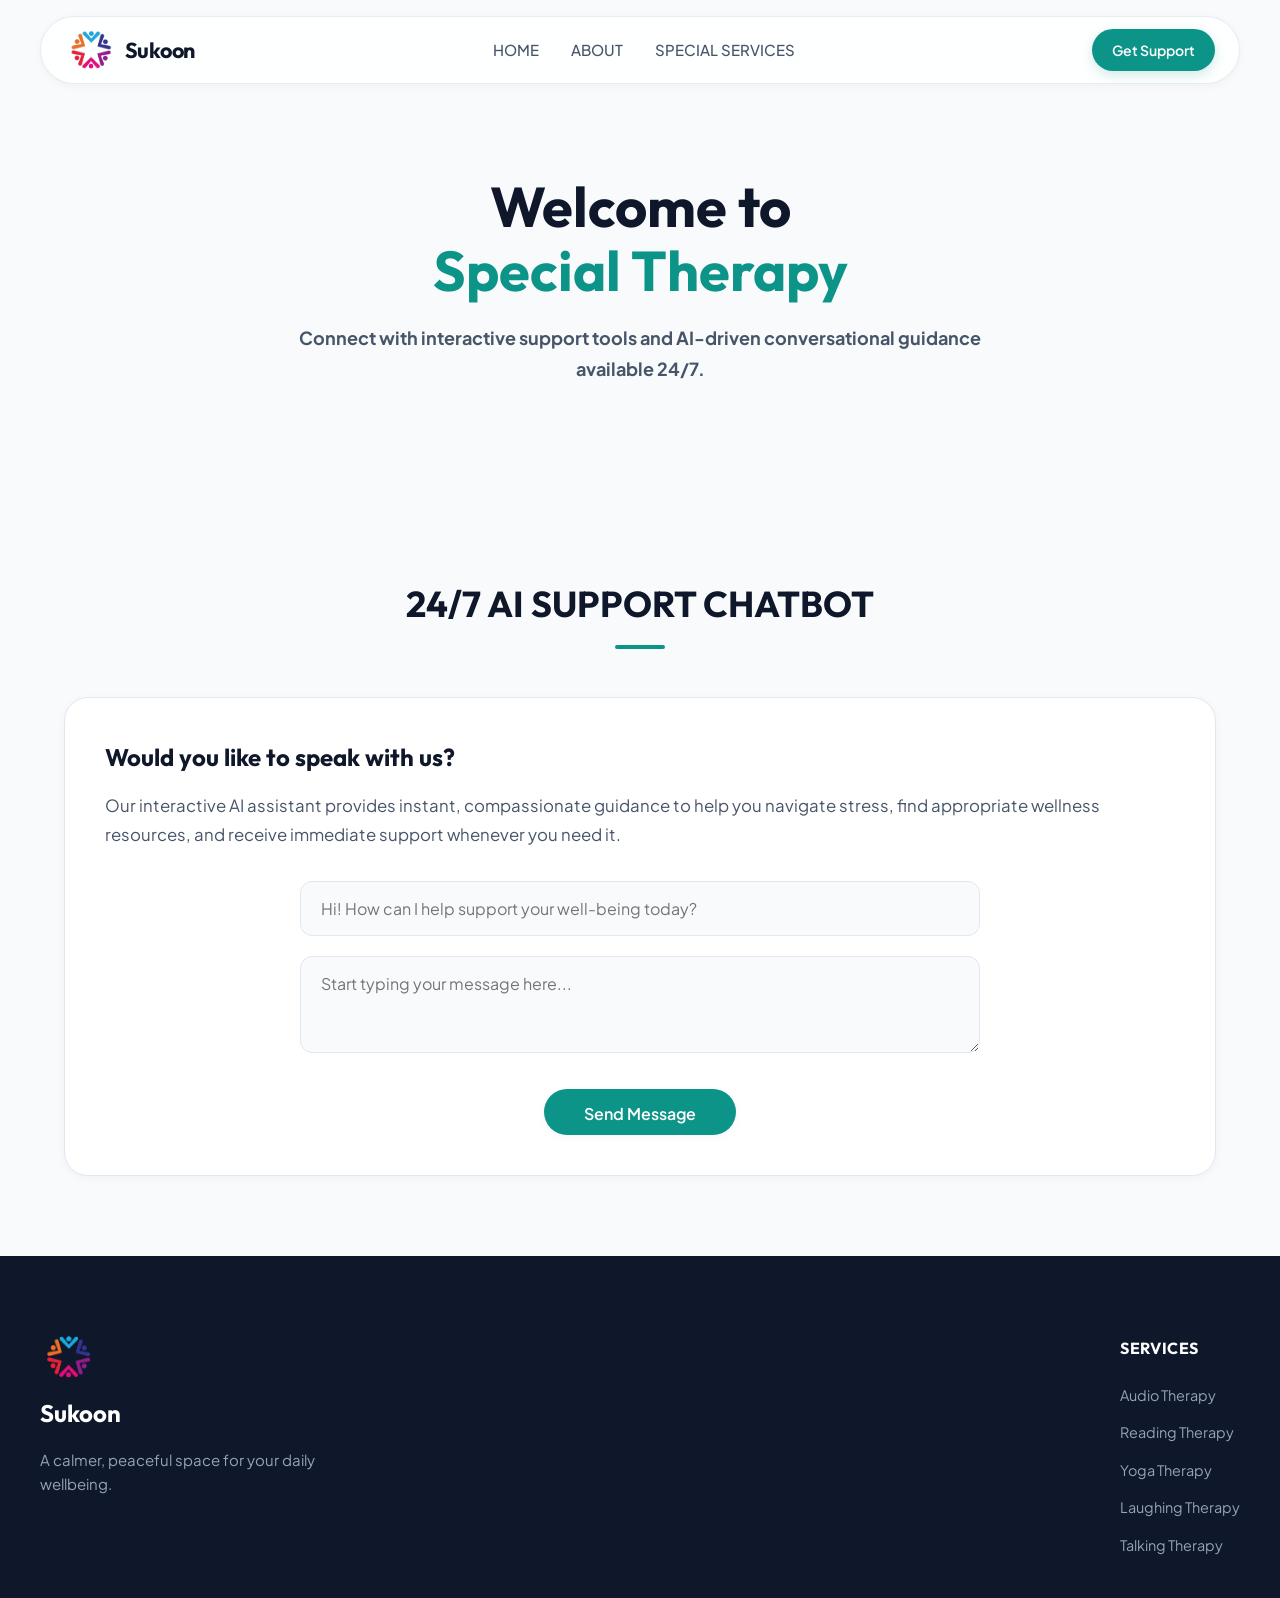
<file: html/specialTherapy.html>
<!DOCTYPE html>
<html lang="en">
<head>
  <meta charset="UTF-8" />
  <meta http-equiv="X-UA-Compatible" content="IE=edge" />
  <meta name="viewport" content="width=device-width, initial-scale=1.0" />
  <link rel="icon" href="../images/favicon-enhanced.png" />
  <link rel="preconnect" href="https://fonts.googleapis.com" />
  <link rel="preconnect" href="https://fonts.gstatic.com" crossorigin />
  <link href="https://fonts.googleapis.com/css2?family=Outfit:wght@400;600;700;800&family=Plus+Jakarta+Sans:wght@400;500;600;700&display=swap" rel="stylesheet">
  <link rel="stylesheet" href="https://cdnjs.cloudflare.com/ajax/libs/font-awesome/6.1.1/css/all.min.css" />
  <title>Sukoon - Special Therapy</title>

  <link rel="stylesheet" href="../css/style.css" />
  <link rel="stylesheet" href="../css/specialTherapy.css" />
</head>

<body id="main">
  <div id="back-top-div" class="back-top-wrap hidden" aria-label="Back to top">
    <i class="fas fa-arrow-up"></i>
  </div>

  <!-- Floating Navigation -->
  <div class="nav-wrapper">
    <nav class="nav" id="nav">
      <a class="navbar-brand" href="../index.html">
        <img src="../logo.png" alt="Sukoon Logo" class="logo" />
        <span class="brand-text">Sukoon</span>
      </a>

      <div class="nav-links" id="navLinks">
        <ul class="links" id="navmenu">
          <li><a href="../index.html">HOME</a></li>
          <li><a href="#about">ABOUT</a></li>
          <li><a href="#services">SPECIAL SERVICES</a></li>
        </ul>
      </div>

      <div class="login-button">
        <a href="login.html" class="nav-cta-btn">Get Support</a>
      </div>

      <div class="hamburger" id="ham" aria-label="Toggle Navigation">
        <i class="cancel fa-solid fa-xmark"></i>
        <i class="burger fa-solid fa-bars"></i>
      </div>
    </nav>
  </div>

  <!-- Mobile Drawer Menu -->
  <div class="menu" id="menu">
    <ul class="menu-link">
      <li><a href="../index.html">HOME</a></li>
      <li><a class="close" href="#chatbot">CHATBOT</a></li>
      <li><a href="login.html" class="btn btn-primary" style="margin-top: 1rem;">SignUp / Login</a></li>
    </ul>
  </div>

  <header>
    <div class="center">
      <h1 id="title">Welcome to <br><span class="heading-span">Special Therapy</span></h1>
      <h3 id="subtitle">Connect with interactive support tools and AI-driven conversational guidance available 24/7.</h3>
    </div>
  </header>

  <section id="chatbot">
    <h1 class="section-headings">24/7 AI SUPPORT CHATBOT</h1>
    <div class="chatbot-wrapper">
      <div class="chatbot-intro">
        <h3>Would you like to speak with us?</h3>
        <p>Our interactive AI assistant provides instant, compassionate guidance to help you navigate stress, find appropriate wellness resources, and receive immediate support whenever you need it.</p>
      </div>

      <div class="chat-box-container">
        <input type="text" placeholder="Hi! How can I help support your well-being today?" class="text_box" readonly />
        <textarea rows="3" placeholder="Start typing your message here..." class="input_box"></textarea>
        <button class="btn submit">Send Message</button>
      </div>
    </div>
  </section>
    <!--Benefits section ends-->

    <!-- FOOTER -->
    <footer>
      <div class="footer-container">
        <div class="footer-brand">
          <a href="../index.html">
            <img src="../logo.png" alt="Sukoon Logo" class="footlogo" />
          </a>
          <h2 class="footerheading">Sukoon</h2>
          <p class="footerpara">A calmer, peaceful space for your daily wellbeing.</p>
        </div>

        <div class="footer-side-col">
          <div class="col">
            <h3>SERVICES</h3>
            <ul>
              <li><a href="audioTherapy.html">Audio Therapy</a></li>
              <li><a href="readingTherapy.html">Reading Therapy</a></li>
              <li><a href="yogatherapy.html">Yoga Therapy</a></li>
              <li><a href="laughTherapy.html">Laughing Therapy</a></li>
              <li><a href="talkingTherapy.html">Talking Therapy</a></li>
            </ul>
          </div>
        </div>
      </div>
    </footer>
    <script src="https://unpkg.com/aos@2.3.1/dist/aos.js"></script>
    <script>
      AOS.init();
      const ham = document.getElementById("ham");
      const menu = document.getElementById("menu");
      const close = document.querySelectorAll(".close");
      const closeMenu = () => {
        if (menu.classList.contains("open")) {
          menu.classList.remove("open");

          console.log("open");
        }
        ham.innerHTML =
          '<svg stroke="currentColor" fill="currentColor" stroke-width="0" viewBox="0 0 1024 1024" height="1em" width="1em" xmlns="http://www.w3.org/2000/svg"><path d="M904 160H120c-4.4 0-8 3.6-8 8v64c0 4.4 3.6 8 8 8h784c4.4 0 8-3.6 8-8v-64c0-4.4-3.6-8-8-8zm0 624H120c-4.4 0-8 3.6-8 8v64c0 4.4 3.6 8 8 8h784c4.4 0 8-3.6 8-8v-64c0-4.4-3.6-8-8-8zm0-312H120c-4.4 0-8 3.6-8 8v64c0 4.4 3.6 8 8 8h784c4.4 0 8-3.6 8-8v-64c0-4.4-3.6-8-8-8z"></path></svg>';
      };

      const toggleMenu = () => {
        if (menu.classList.contains("open")) {
          menu.classList.remove("open");
          ham.innerHTML =
            '<svg stroke="currentColor" fill="currentColor" stroke-width="0" viewBox="0 0 1024 1024" height="1em" width="1em" xmlns="http://www.w3.org/2000/svg"><path d="M904 160H120c-4.4 0-8 3.6-8 8v64c0 4.4 3.6 8 8 8h784c4.4 0 8-3.6 8-8v-64c0-4.4-3.6-8-8-8zm0 624H120c-4.4 0-8 3.6-8 8v64c0 4.4 3.6 8 8 8h784c4.4 0 8-3.6 8-8v-64c0-4.4-3.6-8-8-8zm0-312H120c-4.4 0-8 3.6-8 8v64c0 4.4 3.6 8 8 8h784c4.4 0 8-3.6 8-8v-64c0-4.4-3.6-8-8-8z"></path></svg>';
          console.log("open");
        } else {
          menu.classList.add("open");
          ham.innerHTML =
            '<svg stroke="currentColor" fill="currentColor" stroke-width="0" viewBox="0 0 1024 1024" height="1em" width="1em" xmlns="http://www.w3.org/2000/svg"><path d="M563.8 512l262.5-312.9c4.4-5.2.7-13.1-6.1-13.1h-79.8c-4.7 0-9.2 2.1-12.3 5.7L511.6 449.8 295.1 191.7c-3-3.6-7.5-5.7-12.3-5.7H203c-6.8 0-10.5 7.9-6.1 13.1L459.4 512 196.9 824.9A7.95 7.95 0 0 0 203 838h79.8c4.7 0 9.2-2.1 12.3-5.7l216.5-258.1 216.5 258.1c3 3.6 7.5 5.7 12.3 5.7h79.8c6.8 0 10.5-7.9 6.1-13.1L563.8 512z"></path></svg>';
          console.log("close");
        }
      };
      ham.addEventListener("click", toggleMenu);
      close.forEach((ele) => {
        ele.addEventListener("click", closeMenu);
      });
    </script>
    <script>
      var preloader = document.getElementById("load");
      var scroll = document.getElementById("main");
      function myfunction() {
        preloader.style.display = "none";
        scroll.style.overflow = "hidden";
      }
      const backTopElement = document.getElementById("back-top-div");
      const minScolledAmountToBackTop = 800;

      window.addEventListener("scroll", () => {
        if (window.scrollY < minScolledAmountToBackTop) {
          backTopElement.classList.add("hidden");
        } else {
          backTopElement.classList.remove("hidden");
        }
      });

      const backTop = () => {
        window.scrollTo(0, 0);
      };

      backTopElement.addEventListener("click", backTop);
      ham.addEventListener("click", toggleMenu);
    </script>
  </body>
</html>
</file>
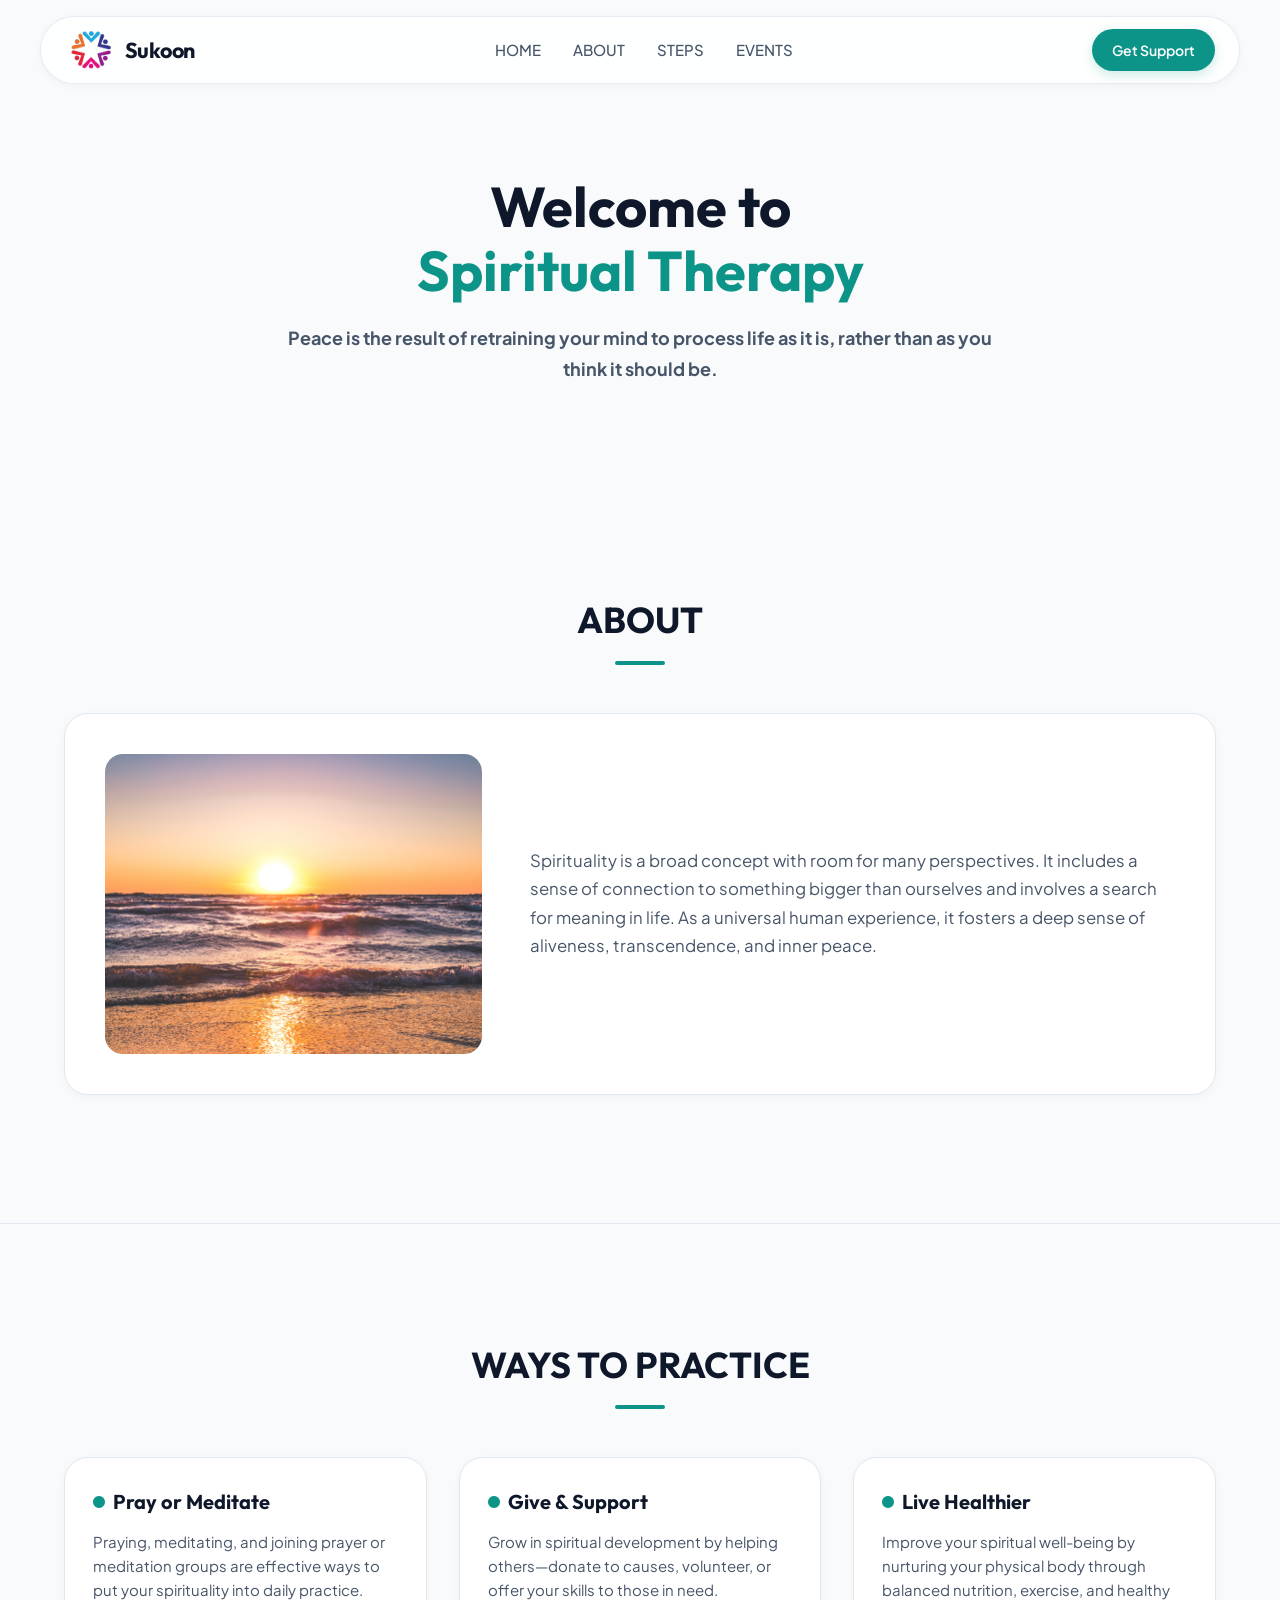
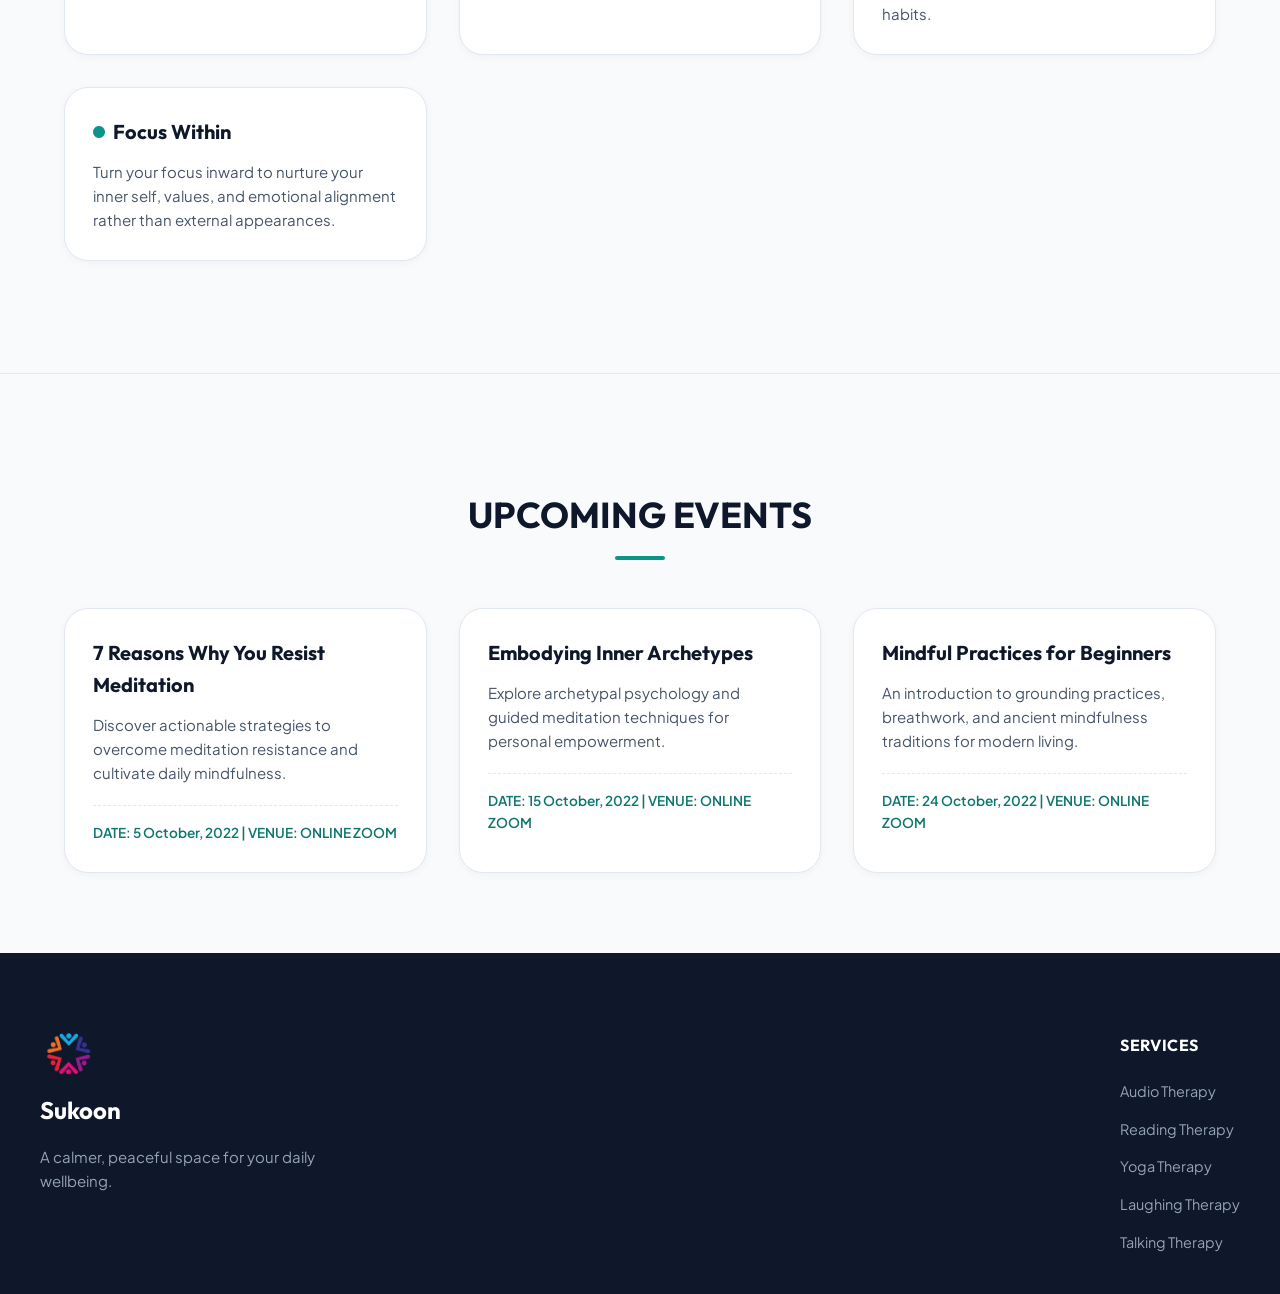
<file: html/spirituality.html>
<!DOCTYPE html>
<html lang="en">
<head>
  <meta charset="UTF-8" />
  <meta http-equiv="X-UA-Compatible" content="IE=edge" />
  <meta name="viewport" content="width=device-width, initial-scale=1.0" />
  <link rel="icon" href="../images/favicon-enhanced.png" />
  <link rel="preconnect" href="https://fonts.googleapis.com" />
  <link rel="preconnect" href="https://fonts.gstatic.com" crossorigin />
  <link href="https://fonts.googleapis.com/css2?family=Outfit:wght@400;600;700;800&family=Plus+Jakarta+Sans:wght@400;500;600;700&display=swap" rel="stylesheet">
  <link rel="stylesheet" href="https://cdnjs.cloudflare.com/ajax/libs/font-awesome/6.1.1/css/all.min.css" />
  <title>Sukoon - Spiritual Therapy</title>

  <link rel="stylesheet" href="../css/style.css" />
  <link rel="stylesheet" href="../css/spirituality.css" />
</head>

<body id="main">
  <div id="back-top-div" class="back-top-wrap hidden" aria-label="Back to top">
    <i class="fas fa-arrow-up"></i>
  </div>

  <!-- Floating Navigation -->
  <div class="nav-wrapper">
    <nav class="nav" id="nav">
      <a class="navbar-brand" href="../index.html">
        <img src="../logo.png" alt="Sukoon Logo" class="logo" />
        <span class="brand-text">Sukoon</span>
      </a>

      <div class="nav-links" id="navLinks">
        <ul class="links" id="navmenu">
          <li><a href="../index.html">HOME</a></li>
          <li><a href="#about">ABOUT</a></li>
          <li><a href="#steps">STEPS</a></li>
          <li><a href="#Events">EVENTS</a></li>
        </ul>
      </div>

      <div class="login-button">
        <a href="login.html" class="nav-cta-btn">Get Support</a>
      </div>

      <div class="hamburger" id="ham" aria-label="Toggle Navigation">
        <i class="cancel fa-solid fa-xmark"></i>
        <i class="burger fa-solid fa-bars"></i>
      </div>
    </nav>
  </div>

  <!-- Mobile Drawer Menu -->
  <div class="menu" id="menu">
    <ul class="menu-link">
      <li><a href="../index.html">HOME</a></li>
      <li><a class="close" href="#about">ABOUT</a></li>
      <li><a class="close" href="#steps">STEPS</a></li>
      <li><a class="close" href="#Events">EVENTS</a></li>
      <li><a href="login.html" class="btn btn-primary" style="margin-top: 1rem;">SignUp / Login</a></li>
    </ul>
  </div>

  <header>
    <div class="center">
      <h1 id="title">Welcome to <br><span class="heading-span">Spiritual Therapy</span></h1>
      <h3 id="subtitle">Peace is the result of retraining your mind to process life as it is, rather than as you think it should be.</h3>
    </div>
  </header>

  <section id="about" class="about">
    <h1 class="section-headings">ABOUT</h1>
    <div class="bfit">
      <img src="../images/Spirituality2.png" alt="Spiritual Wellness">
      <div class="btext">
        <p>Spirituality is a broad concept with room for many perspectives. It includes a sense of connection to something bigger than ourselves and involves a search for meaning in life. As a universal human experience, it fosters a deep sense of aliveness, transcendence, and inner peace.</p>
      </div>
    </div>
  </section>

  <hr/>

  <section id="steps">
    <h1 class="section-headings">WAYS TO PRACTICE</h1>
    <div class="steps-grid">
      <div class="pt1">
        <h2 class="pt-head"><i class="fas fa-circle"></i> Pray or Meditate</h2>
        <p>Praying, meditating, and joining prayer or meditation groups are effective ways to put your spirituality into daily practice.</p>
      </div>
      <div class="pt1">
        <h2 class="pt-head"><i class="fas fa-circle"></i> Give & Support</h2>
        <p>Grow in spiritual development by helping others—donate to causes, volunteer, or offer your skills to those in need.</p>
      </div>
      <div class="pt1">
        <h2 class="pt-head"><i class="fas fa-circle"></i> Live Healthier</h2>
        <p>Improve your spiritual well-being by nurturing your physical body through balanced nutrition, exercise, and healthy habits.</p>
      </div>
      <div class="pt1">
        <h2 class="pt-head"><i class="fas fa-circle"></i> Focus Within</h2>
        <p>Turn your focus inward to nurture your inner self, values, and emotional alignment rather than external appearances.</p>
      </div>
    </div>
  </section>

  <hr/>

  <!-- Events Section -->
  <section id="Events">
    <h1 class="section-headings">UPCOMING EVENTS</h1>
    <div class="events-grid">
      <div class="event-card">
        <h3>7 Reasons Why You Resist Meditation</h3>
        <p>Discover actionable strategies to overcome meditation resistance and cultivate daily mindfulness.</p>
        <div class="event-meta">DATE: 5 October, 2022 | VENUE: ONLINE ZOOM</div>
      </div>

      <div class="event-card">
        <h3>Embodying Inner Archetypes</h3>
        <p>Explore archetypal psychology and guided meditation techniques for personal empowerment.</p>
        <div class="event-meta">DATE: 15 October, 2022 | VENUE: ONLINE ZOOM</div>
      </div>

      <div class="event-card">
        <h3>Mindful Practices for Beginners</h3>
        <p>An introduction to grounding practices, breathwork, and ancient mindfulness traditions for modern living.</p>
        <div class="event-meta">DATE: 24 October, 2022 | VENUE: ONLINE ZOOM</div>
      </div>
    </div>
  </section>


  <!-- FOOTER -->
  <footer>
    <div class="footer-container">
      <div class="footer-brand">
        <a href="../index.html">
          <img src="../logo.png" alt="Sukoon Logo" class="footlogo" />
        </a>
        <h2 class="footerheading">Sukoon</h2>
        <p class="footerpara">A calmer, peaceful space for your daily wellbeing.</p>
      </div>

      <div class="footer-side-col">
        <div class="col">
          <h3>SERVICES</h3>
          <ul>
            <li><a href="audioTherapy.html">Audio Therapy</a></li>
            <li><a href="readingTherapy.html">Reading Therapy</a></li>
            <li><a href="yogatherapy.html">Yoga Therapy</a></li>
            <li><a href="laughTherapy.html">Laughing Therapy</a></li>
            <li><a href="talkingTherapy.html">Talking Therapy</a></li>
          </ul>
        </div>
      </div>
    </div>
  </footer>
  <script src="childTherapy.js"></script>
  </body>
</html>
</file>
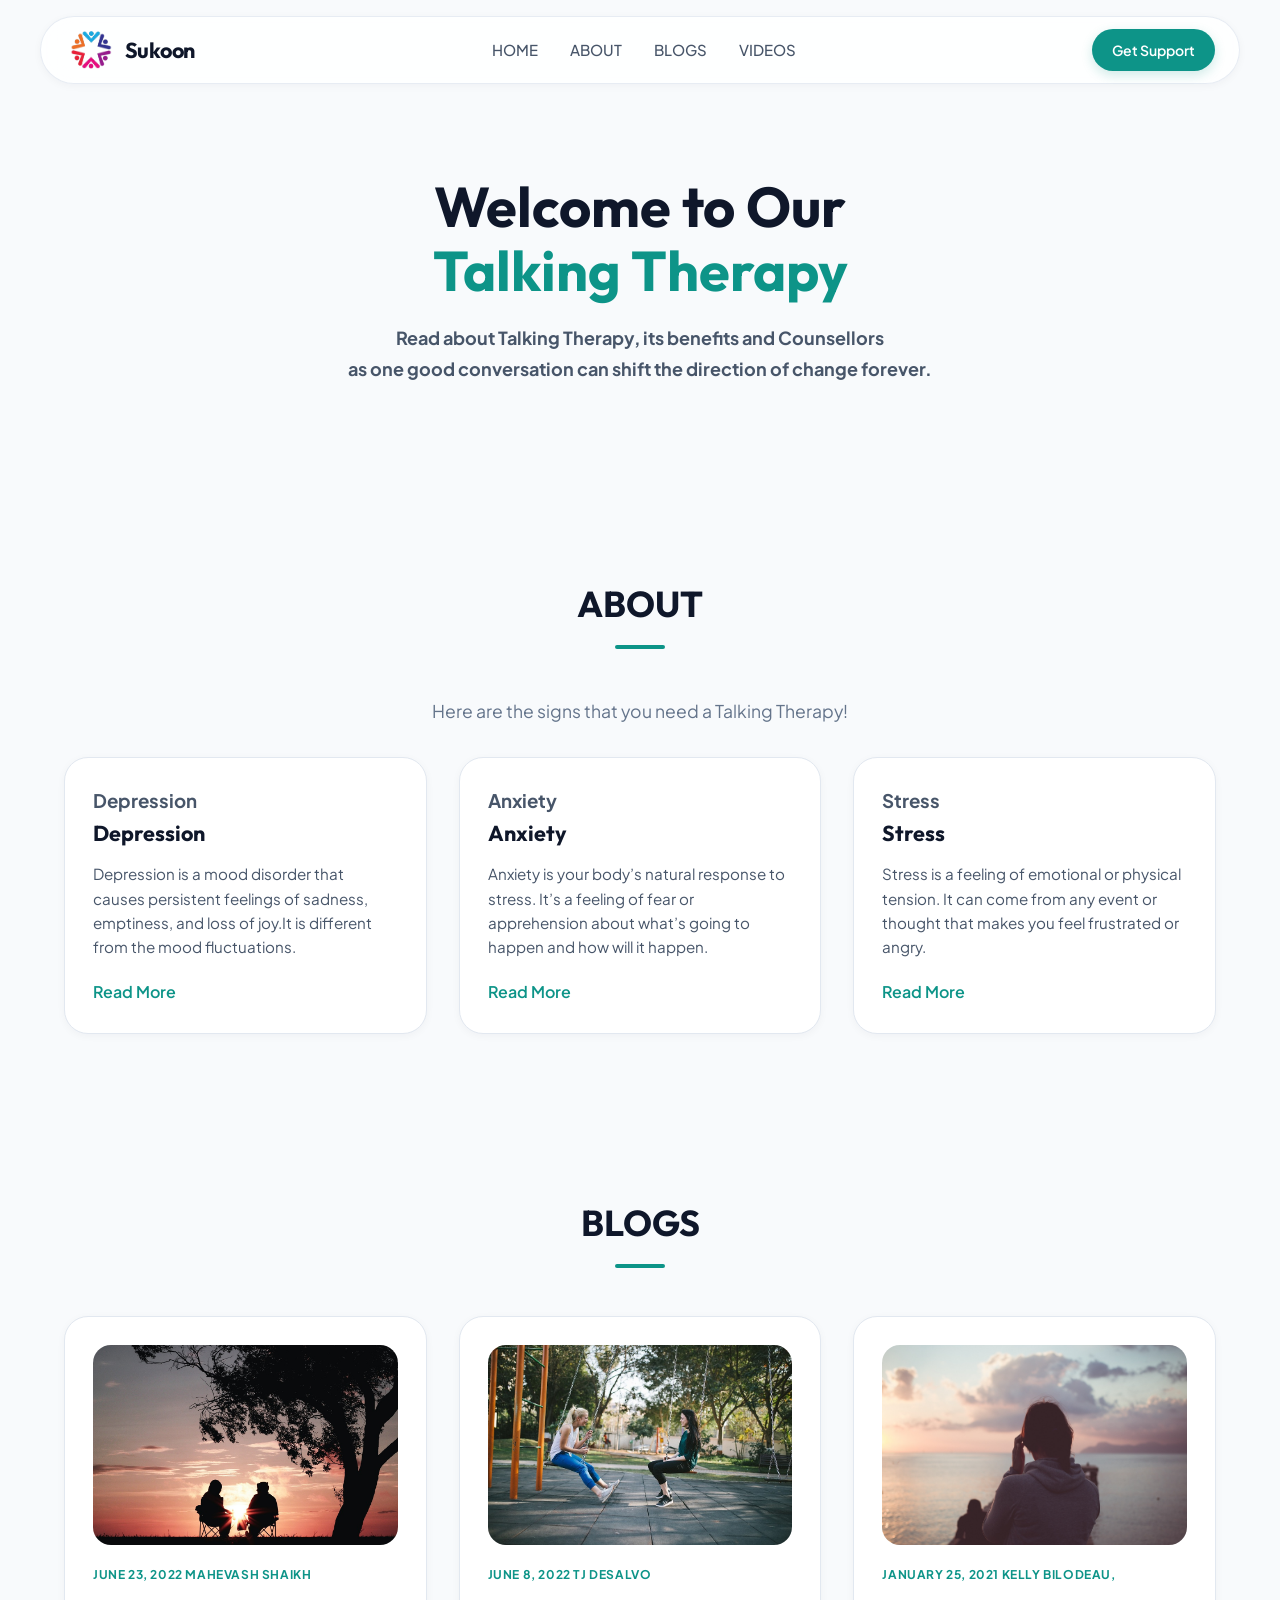
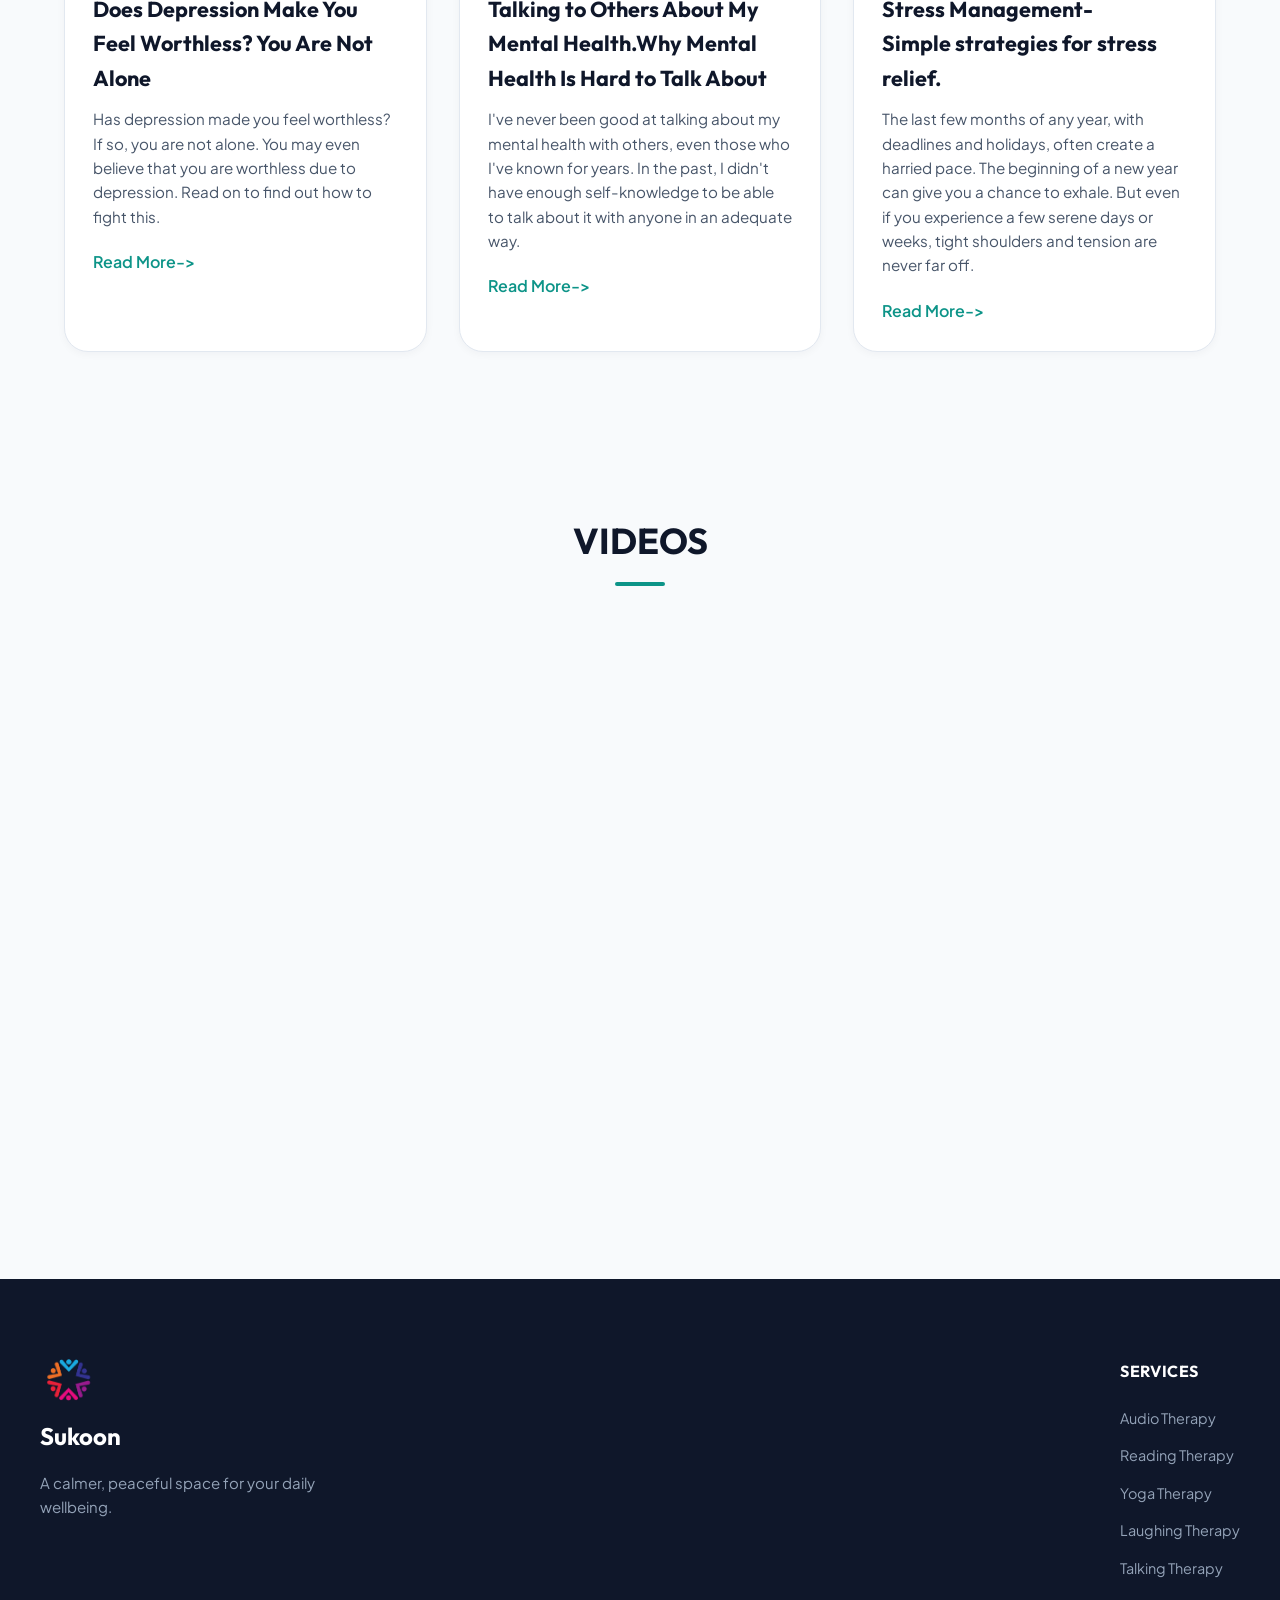
<file: html/talkingTherapy.html>
<!DOCTYPE html>
<html lang="en">

<head>
  <meta charset="UTF-8" />
  <meta http-equiv="X-UA-Compatible" content="IE=edge" />
  <meta name="viewport" content="width=device-width, initial-scale=1.0" />
  <link rel="icon" href="../images/favicon-enhanced.png" />
  <link rel="preconnect" href="https://fonts.googleapis.com" />
  <link rel="preconnect" href="https://fonts.gstatic.com" crossorigin />
  <link href="https://fonts.googleapis.com/css2?family=Outfit:wght@400;600;700;800&family=Plus+Jakarta+Sans:wght@400;500;600;700&display=swap" rel="stylesheet">
  <link rel="stylesheet" href="https://cdnjs.cloudflare.com/ajax/libs/font-awesome/6.1.1/css/all.min.css" />
  <title>Sukoon - Talking Therapy</title>

  <link rel="stylesheet" href="../css/style.css" />
  <link rel="stylesheet" href="../css/talking.css" />
</head>

<body id="main">
  <div id="back-top-div" class="back-top-wrap hidden" aria-label="Back to top">
    <i class="fas fa-arrow-up"></i>
  </div>

  <!-- Floating Navigation -->
  <div class="nav-wrapper">
    <nav class="nav" id="nav">
      <a class="navbar-brand" href="../index.html">
        <img src="../logo.png" alt="Sukoon Logo" class="logo" />
        <span class="brand-text">Sukoon</span>
      </a>

      <div class="nav-links" id="navLinks">
        <ul class="links" id="navmenu">
          <li><a href="../index.html">HOME</a></li>
          <li><a href="#about">ABOUT</a></li>
          <li><a href="#blogs">BLOGS</a></li>
          <li><a href="#video">VIDEOS</a></li>
        </ul>
      </div>

      <div class="login-button">
        <a href="login.html" class="nav-cta-btn">Get Support</a>
      </div>

      <div class="hamburger" id="ham" aria-label="Toggle Navigation">
        <i class="cancel fa-solid fa-xmark"></i>
        <i class="burger fa-solid fa-bars"></i>
      </div>
    </nav>
  </div>

  <!-- Mobile Drawer Menu -->
  <div class="menu" id="menu">
    <ul class="menu-link">
      <li><a href="../index.html">HOME</a></li>
      <li><a class="close" href="#about">ABOUT</a></li>
      <li><a class="close" href="#blogs">BLOGS</a></li>
      <li><a class="close" href="#video">VIDEOS</a></li>
      <li><a href="login.html" class="btn btn-primary" style="margin-top: 1rem;">SignUp / Login</a></li>
    </ul>
  </div>

  <!-- Navbar Section Ends Here -->

  <!-- Header Section-->
  <header>
    <div class="filter"></div>
    <div class="center">
      <h1 data-aos="flip-up" id="title">Welcome to Our <br><span class="heading-span">Talking
          Therapy</span></h1>
      <h3  id="subtitle">Read about Talking Therapy, its benefits and
        Counsellors<br>as one good conversation can shift
        the direction of change forever.</h3>
    </div>
  </header>
  <!-- Header Section Ends Here -->

  <!-- About Section -->
  <section id="about">
    <h1 data-aos="flip-up" class="section-headings">ABOUT</h1>
    <p  data-aos="fade-left" class="sub">Here are the signs that you need a Talking Therapy!</p>
    <div class="container">

      <div  data-aos="fade-up" data-aos-duration="800"  class="cause first">
        <div class="layer">
          <h3>Depression</h3>
        </div>
        <h2>Depression</h2>
        <p>
          Depression is a mood disorder that causes persistent feelings of sadness, emptiness, and loss of joy.It is
          different from the mood fluctuations.
        </p>
        <a href="https://www.medicalnewstoday.com/articles/8933#definition" target="_blank">
          Read More
        </a>
      </div>

      <div data-aos="fade-up" data-aos-duration="800"  class="cause second">
        <div class="layer">
          <h3>Anxiety</h3>
        </div>
        <h2>Anxiety</h2>
        <p>
          Anxiety is your body’s natural response to stress. It’s a feeling of fear or apprehension about what’s going
          to happen and how will it happen.
        </p>
        <a href="https://www.health.harvard.edu/blog/anxiety-what-it-is-what-to-do-2018060113955" target="_blank">
          Read More
        </a>
      </div>

      <div data-aos="fade-up" data-aos-duration="800"  class="cause third">
        <div class="layer">
          <h3>Stress</h3>
        </div>
        <h2>Stress</h2>
        <p>
          Stress is a feeling of emotional or physical tension. It can come from any event or thought that makes you
          feel frustrated or angry.
        </p>
        <a href="https://www.medicalnewstoday.com/articles/145855" target="_blank">
          Read More
        </a>
      </div>
    </div>
  </section>
  <!-- About Section Ends Here -->

  <!-- Blog section  -->
  <section id="blogs">
    <h1 data-aos="flip-up" class="section-headings">BLOGS</h1>
    <div class="blog-container">
      <div  data-aos="fade-up" data-aos-duration="800"  class="blog-box">
        <div class="blog-img">
          <img src="../images/blog-1.jpg" alt="">
        </div>
        <div class="blog-content">
          <span>JUNE 23, 2022 MAHEVASH SHAIKH</span>
          <a href="https://www.healthyplace.com/blogs/copingwithdepression/2022/6/does-depression-make-you-feel-worthless-you-are-not-alone"
            target="_blank" class="blog-title">Does Depression Make You Feel Worthless? You Are Not Alone</a>
          <p>Has depression made you feel worthless? If so, you are not alone. You may even believe that you are
            worthless due to depression. Read on to find out how to fight this.</p>
          <a href="https://www.healthyplace.com/blogs/copingwithdepression/2022/6/does-depression-make-you-feel-worthless-you-are-not-alone"
            target="_blank">Read More-></a>
        </div>
      </div>
      <div  data-aos="fade-up" data-aos-duration="800" class="blog-box">
        <div class="blog-img">
          <img src="../images/blog-2.jpg" alt="">
        </div>
        <div class="blog-content">
          <span>JUNE 8, 2022 TJ DESALVO</span>
          <a href="https://www.healthyplace.com/blogs/anxiety-schmanxiety/2022/6/talking-to-others-about-my-mental-health"
            target="_blank" class="blog-title">Talking to Others About My Mental Health.Why Mental Health Is Hard to
            Talk About </a>
          <p>I've never been good at talking about my mental health with others, even those who I've known for years. In
            the past, I didn't have enough self-knowledge to be able to talk about it with anyone in an adequate way.
          </p>
          <a href="https://www.healthyplace.com/blogs/anxiety-schmanxiety/2022/6/talking-to-others-about-my-mental-health"
            target="_blank">Read More-></a>
        </div>
      </div>
      <div  data-aos="fade-up" data-aos-duration="800" class="blog-box">
        <div class="blog-img">
          <img src="../images/blog-3.jpg" alt="">
        </div>
        <div class="blog-content">
          <span>January 25, 2021 KELLY BILODEAU,</span>
          <a href="https://www.health.harvard.edu/blog/3-simple-strategies-for-stress-relief-2021012521806"
            target="_blank" class="blog-title">Stress Management-<br>Simple strategies for stress relief.
          </a>
          <p>The last few months of any year, with deadlines and holidays, often create a harried pace. The beginning of
            a new year can give you a chance to exhale. But even if you experience a few serene days or weeks, tight
            shoulders and tension are never far off.</p>
          <a href="https://www.health.harvard.edu/blog/3-simple-strategies-for-stress-relief-2021012521806"
            target="_blank">Read More-></a>
        </div>
      </div>
    </div>
  </section>
  <!-- Blog Section Ends Here -->

  <!-- Video Section  -->
  <section id="video">
    <h1 data-aos="flip-up" class="section-headings">VIDEOS</h1>

    <div class="video-container">
      <div  data-aos="fade-up" data-aos-duration="800"  class="collection">
        <div class="video">
          <iframe style="border-radius: 10px;" width="100%" height="380" src="https://www.youtube.com/embed/Nz9eAaXRzGg"
            title="YouTube video player" frameborder="0"
            allow="accelerometer; autoplay; clipboard-write; encrypted-media; gyroscope; picture-in-picture"
            allowfullscreen></iframe>

        </div>
      </div>
      <div  data-aos="fade-up" data-aos-duration="800" class="collection">
        <div class="video">
          <iframe style="border-radius: 10px;" width="100%" height="380" src="https://www.youtube.com/embed/UQ1wDXtPxxI"
            title="YouTube video player" frameborder="0"
            allow="accelerometer; autoplay; clipboard-write; encrypted-media; gyroscope; picture-in-picture"
            allowfullscreen></iframe>

        </div>
      </div>
      <div  data-aos="fade-up" data-aos-duration="800" class="collection">
        <div class="video">
          <iframe style="border-radius: 10px;" width="100%" height="380" src="https://www.youtube.com/embed/rmeGVhhbGrM"
            title="YouTube video player" frameborder="0"
            allow="accelerometer; autoplay; clipboard-write; encrypted-media; gyroscope; picture-in-picture"
            allowfullscreen></iframe>
        </div>
      </div>
      <div  data-aos="fade-up" data-aos-duration="800" class="collection">
        <div class="video">
          <iframe style="border-radius: 10px;" width="100%" height="380"src="https://www.youtube.com/embed/8jPQjjsBbIc" title="YouTube video player" frameborder="0" allow="accelerometer; autoplay; clipboard-write; encrypted-media; gyroscope; picture-in-picture" allowfullscreen></iframe>
        </div>
      </div>
      <div  data-aos="fade-up" data-aos-duration="800" class="collection">
        <div class="video">
          <iframe style="border-radius: 10px;" width="100%" height="380" src="https://www.youtube.com/embed/4ZQkYSpmOdU" title="YouTube video player" frameborder="0" allow="accelerometer; autoplay; clipboard-write; encrypted-media; gyroscope; picture-in-picture" allowfullscreen></iframe>
        </div>
      </div>
      <div  data-aos="fade-up" data-aos-duration="800" class="collection">
        <div class="video">
          <iframe style="border-radius: 10px;" width="100%" height="380" src="https://www.youtube.com/embed/m3-O7gPsQK0" title="YouTube video player" frameborder="0" allow="accelerometer; autoplay; clipboard-write; encrypted-media; gyroscope; picture-in-picture" allowfullscreen></iframe>
        </div>
  </section>


  <!-- FOOTER -->
  <footer>
    <div class="footer-container">
      <div class="footer-brand">
        <a href="../index.html">
          <img src="../logo.png" alt="Sukoon Logo" class="footlogo" />
        </a>
        <h2 class="footerheading">Sukoon</h2>
        <p class="footerpara">A calmer, peaceful space for your daily wellbeing.</p>
      </div>

      <div class="footer-side-col">
        <div class="col">
          <h3>SERVICES</h3>
          <ul>
            <li><a href="audioTherapy.html">Audio Therapy</a></li>
            <li><a href="readingTherapy.html">Reading Therapy</a></li>
            <li><a href="yogatherapy.html">Yoga Therapy</a></li>
            <li><a href="laughTherapy.html">Laughing Therapy</a></li>
            <li><a href="talkingTherapy.html">Talking Therapy</a></li>
          </ul>
        </div>
      </div>
    </div>
  </footer>
  <script type="text/javascript" src="../js/scrollsmooth.js"></script>
  <script src="https://unpkg.com/aos@2.3.1/dist/aos.js"></script>
  <script>
    AOS.init();
    const ham = document.getElementById("ham");
    const menu = document.getElementById("menu");
    const close = document.querySelectorAll('.close');

    const closeMenu = () => {
      if (menu.classList.contains("open")) {
        menu.classList.remove("open");

        console.log("open");
      }
      ham.innerHTML = '<svg stroke="currentColor" fill="currentColor" stroke-width="0" viewBox="0 0 1024 1024" height="1em" width="1em" xmlns="http://www.w3.org/2000/svg"><path d="M904 160H120c-4.4 0-8 3.6-8 8v64c0 4.4 3.6 8 8 8h784c4.4 0 8-3.6 8-8v-64c0-4.4-3.6-8-8-8zm0 624H120c-4.4 0-8 3.6-8 8v64c0 4.4 3.6 8 8 8h784c4.4 0 8-3.6 8-8v-64c0-4.4-3.6-8-8-8zm0-312H120c-4.4 0-8 3.6-8 8v64c0 4.4 3.6 8 8 8h784c4.4 0 8-3.6 8-8v-64c0-4.4-3.6-8-8-8z"></path></svg>'
    }

    const toggleMenu = () => {
      if (menu.classList.contains("open")) {
        menu.classList.remove("open");
        ham.innerHTML = '<svg stroke="currentColor" fill="currentColor" stroke-width="0" viewBox="0 0 1024 1024" height="1em" width="1em" xmlns="http://www.w3.org/2000/svg"><path d="M904 160H120c-4.4 0-8 3.6-8 8v64c0 4.4 3.6 8 8 8h784c4.4 0 8-3.6 8-8v-64c0-4.4-3.6-8-8-8zm0 624H120c-4.4 0-8 3.6-8 8v64c0 4.4 3.6 8 8 8h784c4.4 0 8-3.6 8-8v-64c0-4.4-3.6-8-8-8zm0-312H120c-4.4 0-8 3.6-8 8v64c0 4.4 3.6 8 8 8h784c4.4 0 8-3.6 8-8v-64c0-4.4-3.6-8-8-8z"></path></svg>'
        console.log("open");
      } else {
        menu.classList.add("open");
        ham.innerHTML = '<svg stroke="currentColor" fill="currentColor" stroke-width="0" viewBox="0 0 1024 1024" height="1em" width="1em" xmlns="http://www.w3.org/2000/svg"><path d="M563.8 512l262.5-312.9c4.4-5.2.7-13.1-6.1-13.1h-79.8c-4.7 0-9.2 2.1-12.3 5.7L511.6 449.8 295.1 191.7c-3-3.6-7.5-5.7-12.3-5.7H203c-6.8 0-10.5 7.9-6.1 13.1L459.4 512 196.9 824.9A7.95 7.95 0 0 0 203 838h79.8c4.7 0 9.2-2.1 12.3-5.7l216.5-258.1 216.5 258.1c3 3.6 7.5 5.7 12.3 5.7h79.8c6.8 0 10.5-7.9 6.1-13.1L563.8 512z"></path></svg>'
        console.log("close");
      }
    };
    ham.addEventListener("click", toggleMenu);
    close.forEach(ele => {
      ele.addEventListener("click", closeMenu);
    }
    )
  </script>
  <script>
    var preloader = document.getElementById('load');
    var scroll = document.getElementById('main');
    function myfunction(){
        preloader.style.display='none';
        scroll.style.overflow='scroll';
    }
    const backTopElement = document.getElementById("back-top-div");
      const minScolledAmountToBackTop = 800;

      window.addEventListener("scroll", () => {
        if (window.scrollY < minScolledAmountToBackTop) {
          backTopElement.classList.add("hidden");
        } else {
          backTopElement.classList.remove("hidden");
        }
      });

      const backTop = () => {
        window.scrollTo(0, 0);
      };

      backTopElement.addEventListener("click", backTop);
      ham.addEventListener("click", toggleMenu);
</script>
<script src="https://unpkg.com/aos@2.3.1/dist/aos.js"></script>
<script>
  AOS.init();
</script>
</body>

</html>
</file>
<file: css/style.css>
/* ==========================================================================
   SUKOON - MENTAL HEALTH & WELLNESS PLATFORM
   Design System & Modular Stylesheet
   Built following production-grade frontend-ui-engineering standards
   ========================================================================== */

/* --------------------------------------------------------------------------
   1. DESIGN TOKENS (CSS Custom Properties)
   -------------------------------------------------------------------------- */
:root {
  /* Brand & Palette Balance: 70% Neutral, 20% Teal, 7% Emerald, 3% Sky */
  --color-primary: #0D9488;         /* Main Teal */
  --color-primary-dark: #0F766E;    /* Dark Teal */
  --color-primary-soft: #CCFBF1;   /* Soft Teal Tint */
  --color-emerald-accent: #10B981; /* Emerald Accent */
  --color-sky-accent: #0284C7;     /* Sky Accent */
  
  /* Text & Surfaces */
  --color-text-deep: #0F172A;      /* Dark Slate Heading Text */
  --color-text-body: #475569;      /* Slate Body Text */
  --color-text-muted: #64748B;     /* Muted Secondary Text */
  --color-bg-page: #F8FAFC;        /* Light Off-white Page Background */
  --color-bg-surface: #FFFFFF;     /* Pure White Surface/Card */
  --color-bg-soft: #F0FDFA;        /* Subtle Calm Surface Tint */
  --color-border: #E2E8F0;         /* Soft Border */
  --color-border-hover: #CBD5E1;   /* Hover Border */
  --color-border-teal: rgba(13, 148, 136, 0.25);

  /* Typography */
  --font-heading: 'Outfit', -apple-system, BlinkMacSystemFont, 'Segoe UI', Roboto, sans-serif;
  --font-body: 'Plus Jakarta Sans', -apple-system, BlinkMacSystemFont, 'Segoe UI', Roboto, sans-serif;

  /* Elevation & Shadows */
  --shadow-sm: 0 2px 8px rgba(15, 23, 42, 0.04);
  --shadow-md: 0 10px 30px -5px rgba(15, 23, 42, 0.08);
  --shadow-lg: 0 20px 50px -12px rgba(15, 23, 42, 0.12);
  --shadow-glow: 0 0 25px rgba(13, 148, 136, 0.15);

  /* Spacing & Radii */
  --radius-sm: 8px;
  --radius-md: 12px;
  --radius-lg: 18px;
  --radius-xl: 24px;
  --radius-pill: 9999px;

  /* Transitions & Easing */
  --transition-fast: 150ms cubic-bezier(0.22, 1, 0.36, 1);
  --transition-base: 250ms cubic-bezier(0.22, 1, 0.36, 1);
  --transition-smooth: 400ms cubic-bezier(0.22, 1, 0.36, 1);

  /* Layout Container */
  --container-max-width: 1200px;
}

/* --------------------------------------------------------------------------
   2. RESET & BASE STYLES
   -------------------------------------------------------------------------- */
*, *::before, *::after {
  margin: 0;
  padding: 0;
  box-sizing: border-box;
}

html {
  scroll-behavior: smooth;
  text-rendering: optimizeLegibility;
  -webkit-font-smoothing: antialiased;
  -moz-osx-font-smoothing: grayscale;
}

body {
  font-family: var(--font-body);
  background-color: var(--color-bg-page);
  color: var(--color-text-body);
  line-height: 1.6;
  font-size: 16px;
  overflow-x: hidden;
  position: relative;
}

img {
  max-width: 100%;
  height: auto;
  display: block;
}

a {
  color: inherit;
  text-decoration: none;
  transition: color var(--transition-fast);
}

button {
  font-family: inherit;
  cursor: pointer;
  border: none;
  background: none;
}

/* Custom Scrollbar */
::-webkit-scrollbar {
  width: 8px;
}

::-webkit-scrollbar-track {
  background: var(--color-bg-page);
}

::-webkit-scrollbar-thumb {
  background-color: #CBD5E1;
  border-radius: var(--radius-pill);
}

::-webkit-scrollbar-thumb:hover {
  background-color: var(--color-primary);
}

/* --------------------------------------------------------------------------
   3. PRELOADER & LOADING SCREEN
   -------------------------------------------------------------------------- */
.loading-wrapper {
  background-color: var(--color-bg-page);
  position: fixed;
  top: 0;
  left: 0;
  width: 100vw;
  height: 100vh;
  z-index: 9999;
  display: flex;
  flex-direction: column;
  justify-content: center;
  align-items: center;
  gap: 1.5rem;
  transition: opacity 0.4s ease, visibility 0.4s ease;
}

#loading {
  width: 120px;
  height: auto;
  animation: pulse-glow 2s ease-in-out infinite;
}

.loader-spinner {
  width: 36px;
  height: 36px;
  border: 3px solid var(--color-primary-soft);
  border-top-color: var(--color-primary);
  border-radius: 50%;
  animation: spin 0.8s linear infinite;
}

@keyframes spin {
  to { transform: rotate(360deg); }
}

@keyframes pulse-glow {
  0%, 100% { transform: scale(1); opacity: 0.9; }
  50% { transform: scale(1.06); opacity: 1; filter: drop-shadow(0 0 15px rgba(13, 148, 136, 0.4)); }
}

/* --------------------------------------------------------------------------
   4. FLOATING NAVBAR & MOBILE DRAWER
   -------------------------------------------------------------------------- */
.nav-wrapper {
  position: fixed;
  top: 1rem;
  left: 0;
  right: 0;
  z-index: 1000;
  display: flex;
  justify-content: center;
  padding: 0 1.5rem;
  transition: transform var(--transition-base), top var(--transition-base);
}

.nav {
  width: 100%;
  max-width: var(--container-max-width);
  background: rgba(255, 255, 255, 0.85);
  backdrop-filter: blur(16px);
  -webkit-backdrop-filter: blur(16px);
  border: 1px solid rgba(226, 232, 240, 0.8);
  box-shadow: var(--shadow-sm);
  border-radius: var(--radius-pill);
  padding: 0.75rem 1.5rem;
  display: flex;
  align-items: center;
  justify-content: space-between;
  transition: all var(--transition-base);
}

.nav-active {
  background: rgba(255, 255, 255, 0.96);
  box-shadow: var(--shadow-md);
  border-color: var(--color-border);
  padding: 0.6rem 1.5rem;
}

.navbar-brand {
  display: flex;
  align-items: center;
  gap: 0.5rem;
}

.logo {
  height: 38px;
  width: auto;
  object-fit: contain;
}

.brand-text {
  font-family: var(--font-heading);
  font-size: 1.35rem;
  font-weight: 700;
  color: var(--color-text-deep);
  letter-spacing: -0.02em;
}

.nav-links .links {
  display: flex;
  align-items: center;
  gap: 2rem;
  list-style: none;
}

.links a {
  font-size: 0.938rem;
  font-weight: 500;
  color: var(--color-text-body);
  position: relative;
  padding: 0.25rem 0;
}

.links a:hover,
.links a.active {
  color: var(--color-primary);
}

.links a::after {
  content: '';
  position: absolute;
  bottom: -2px;
  left: 0;
  width: 0;
  height: 2px;
  background-color: var(--color-primary);
  border-radius: var(--radius-pill);
  transition: width var(--transition-base);
}

.links a:hover::after,
.links a.active::after {
  width: 100%;
}

.nav-cta-btn {
  display: inline-flex;
  align-items: center;
  justify-content: center;
  background-color: var(--color-primary);
  color: #FFFFFF !important;
  font-weight: 600;
  font-size: 0.875rem;
  padding: 0.6rem 1.25rem;
  border-radius: var(--radius-pill);
  transition: all var(--transition-fast);
  box-shadow: 0 4px 12px rgba(13, 148, 136, 0.2);
}

.nav-cta-btn:hover {
  background-color: var(--color-primary-dark);
  transform: translateY(-1px);
  box-shadow: 0 6px 16px rgba(13, 148, 136, 0.3);
}

.login-button {
  background: transparent;
}

/* Mobile Hamburger Menu */
.hamburger {
  display: none;
  font-size: 1.35rem;
  color: var(--color-text-deep);
  cursor: pointer;
  padding: 0.4rem;
  border-radius: var(--radius-sm);
  transition: background-color var(--transition-fast);
}

.hamburger:hover {
  background-color: var(--color-primary-soft);
}

/* Mobile Menu Drawer */
.menu {
  position: fixed;
  top: 5.5rem;
  left: 1.5rem;
  right: 1.5rem;
  background: rgba(255, 255, 255, 0.98);
  backdrop-filter: blur(20px);
  border: 1px solid var(--color-border);
  border-radius: var(--radius-xl);
  box-shadow: var(--shadow-lg);
  padding: 2rem;
  z-index: 999;
  display: none;
  opacity: 0;
  transform: translateY(-10px);
  transition: opacity var(--transition-base), transform var(--transition-base);
}

.menu.open {
  display: block;
  opacity: 1;
  transform: translateY(0);
}

.menu-link {
  list-style: none;
  display: flex;
  flex-direction: column;
  gap: 1.25rem;
}

.menu-link a {
  font-family: var(--font-heading);
  font-size: 1.15rem;
  font-weight: 600;
  color: var(--color-text-deep);
  display: block;
}

.menu-link a:hover {
  color: var(--color-primary);
}

/* --------------------------------------------------------------------------
   5. HERO SECTION & AMBIENT BACKGROUND
   -------------------------------------------------------------------------- */
header {
  position: relative;
  min-height: 100vh;
  padding: 8.5rem 1.5rem 5rem 1.5rem;
  display: flex;
  align-items: center;
  justify-content: center;
  background-color: var(--color-bg-page);
  overflow: hidden;
}

/* Ambient Subtle Glowing Shapes */
.ambient-bg {
  position: absolute;
  top: 0;
  left: 0;
  width: 100%;
  height: 100%;
  overflow: hidden;
  pointer-events: none;
  z-index: 0;
}

.glow-shape {
  position: absolute;
  border-radius: 50%;
  filter: blur(100px);
  opacity: 0.18;
}

.glow-teal {
  width: 450px;
  height: 450px;
  background: var(--color-primary);
  top: -10%;
  right: -5%;
}

.glow-emerald {
  width: 380px;
  height: 380px;
  background: var(--color-emerald-accent);
  bottom: 5%;
  left: -8%;
}

.glow-sky {
  width: 280px;
  height: 280px;
  background: var(--color-sky-accent);
  top: 40%;
  right: 25%;
  opacity: 0.12;
}

.hero-container {
  position: relative;
  z-index: 1;
  max-width: var(--container-max-width);
  width: 100%;
  display: grid;
  grid-template-columns: 1.1fr 0.9fr;
  gap: 4rem;
  align-items: center;
}

.hero-content {
  display: flex;
  flex-direction: column;
  align-items: flex-start;
}

.hero-badge {
  display: inline-flex;
  align-items: center;
  gap: 0.5rem;
  background-color: var(--color-bg-soft);
  color: var(--color-primary-dark);
  border: 1px solid rgba(13, 148, 136, 0.2);
  padding: 0.4rem 1rem;
  border-radius: var(--radius-pill);
  font-size: 0.875rem;
  font-weight: 600;
  margin-bottom: 1.5rem;
}

.hero-title {
  font-family: var(--font-heading);
  font-size: 3.75rem;
  font-weight: 700;
  line-height: 1.15;
  color: var(--color-text-deep);
  letter-spacing: -0.025em;
  margin-bottom: 1.25rem;
}

.hero-title span.highlight {
  color: var(--color-primary);
  position: relative;
}

.hero-description {
  font-size: 1.125rem;
  color: var(--color-text-body);
  line-height: 1.7;
  margin-bottom: 2.25rem;
  max-width: 540px;
}

.typed-text-wrapper {
  min-height: 52px;
  font-size: 1.05rem;
  font-weight: 500;
  color: var(--color-text-muted);
  margin-bottom: 2rem;
}

.hero-cta-group {
  display: flex;
  align-items: center;
  gap: 1rem;
  flex-wrap: wrap;
}

.hero-image-wrapper {
  position: relative;
  display: flex;
  justify-content: center;
  align-items: center;
}

.hero-image-card {
  position: relative;
  border-radius: var(--radius-xl);
  overflow: hidden;
  box-shadow: var(--shadow-lg);
  border: 1px solid var(--color-border);
  background: var(--color-bg-surface);
  max-width: 500px;
  width: 100%;
}

.hero-image-card img {
  width: 100%;
  height: 440px;
  object-fit: cover;
  display: block;
}

/* Floating Hero Accent Card */
.hero-floating-card {
  position: absolute;
  bottom: -1.5rem;
  left: -1.5rem;
  background: rgba(255, 255, 255, 0.95);
  backdrop-filter: blur(12px);
  border: 1px solid var(--color-border);
  border-radius: var(--radius-lg);
  padding: 1rem 1.25rem;
  box-shadow: var(--shadow-md);
  display: flex;
  align-items: center;
  gap: 0.875rem;
  z-index: 2;
  animation: float 4s ease-in-out infinite;
}

.floating-icon {
  width: 42px;
  height: 42px;
  background-color: var(--color-bg-soft);
  color: var(--color-primary);
  border-radius: var(--radius-md);
  display: flex;
  align-items: center;
  justify-content: center;
  font-size: 1.25rem;
}

.floating-info h4 {
  font-family: var(--font-heading);
  font-size: 0.95rem;
  font-weight: 700;
  color: var(--color-text-deep);
}

.floating-info p {
  font-size: 0.8rem;
  color: var(--color-text-muted);
}

@keyframes float {
  0%, 100% { transform: translateY(0); }
  50% { transform: translateY(-8px); }
}

/* --------------------------------------------------------------------------
   6. BUTTON SYSTEM
   -------------------------------------------------------------------------- */
.btn {
  display: inline-flex;
  align-items: center;
  justify-content: center;
  gap: 0.5rem;
  height: 46px;
  padding: 0 1.5rem;
  font-size: 0.938rem;
  font-weight: 600;
  border-radius: var(--radius-md);
  transition: all var(--transition-base);
  text-decoration: none;
  white-space: nowrap;
}

.btn-primary {
  background-color: var(--color-primary);
  color: #FFFFFF !important;
  border: 1px solid transparent;
  box-shadow: 0 4px 14px rgba(13, 148, 136, 0.25);
}

.btn-primary:hover {
  background-color: var(--color-primary-dark);
  transform: translateY(-2px);
  box-shadow: 0 6px 20px rgba(13, 148, 136, 0.35);
}

.btn-primary:active {
  transform: translateY(0) scale(0.98);
}

.btn-secondary {
  background-color: var(--color-bg-surface);
  color: var(--color-primary) !important;
  border: 1px solid var(--color-primary);
}

.btn-secondary:hover {
  background-color: var(--color-bg-soft);
  transform: translateY(-2px);
}

.btn-secondary:active {
  transform: translateY(0) scale(0.98);
}

/* --------------------------------------------------------------------------
   7. "WHY SUKOON?" SECTION (3 PILLARS)
   -------------------------------------------------------------------------- */
.section-padding {
  padding: 6rem 1.5rem;
  position: relative;
}

.section-container {
  max-width: var(--container-max-width);
  margin: 0 auto;
}

.section-header {
  text-align: center;
  max-width: 650px;
  margin: 0 auto 4rem auto;
}

.section-subtitle {
  font-size: 0.875rem;
  font-weight: 700;
  color: var(--color-primary);
  text-transform: uppercase;
  letter-spacing: 0.08em;
  margin-bottom: 0.5rem;
  display: block;
}

.section-title {
  font-family: var(--font-heading);
  font-size: 2.5rem;
  font-weight: 700;
  color: var(--color-text-deep);
  line-height: 1.25;
  letter-spacing: -0.02em;
}

.pillars-grid {
  display: grid;
  grid-template-columns: repeat(3, 1fr);
  gap: 2rem;
}

.pillar-card {
  background-color: var(--color-bg-surface);
  border: 1px solid var(--color-border);
  border-radius: var(--radius-xl);
  padding: 2.5rem 2rem;
  box-shadow: var(--shadow-sm);
  transition: all var(--transition-base);
  position: relative;
  overflow: hidden;
}

.pillar-card:hover {
  transform: translateY(-5px);
  border-color: var(--color-border-teal);
  box-shadow: var(--shadow-md);
}

.pillar-number {
  font-family: var(--font-heading);
  font-size: 2.25rem;
  font-weight: 800;
  color: var(--color-primary);
  opacity: 0.25;
  margin-bottom: 1rem;
}

.pillar-title {
  font-family: var(--font-heading);
  font-size: 1.35rem;
  font-weight: 700;
  color: var(--color-text-deep);
  margin-bottom: 0.75rem;
}

.pillar-text {
  font-size: 0.95rem;
  color: var(--color-text-body);
  line-height: 1.6;
}

/* --------------------------------------------------------------------------
   8. ABOUT & TEAM SECTION
   -------------------------------------------------------------------------- */
.about {
  background-color: var(--color-bg-page);
  padding: 6rem 1.5rem;
}

.about-intro-grid {
  display: grid;
  grid-template-columns: 0.8fr 1.2fr;
  gap: 3.5rem;
  align-items: center;
  margin-bottom: 5rem;
  background: var(--color-bg-surface);
  border: 1px solid var(--color-border);
  border-radius: var(--radius-xl);
  padding: 3rem;
  box-shadow: var(--shadow-sm);
}

.about-photo-wrapper {
  border-radius: var(--radius-lg);
  overflow: hidden;
  box-shadow: var(--shadow-md);
}

.about-photo-wrapper img {
  width: 100%;
  height: 280px;
  object-fit: cover;
}

.about-content h3 {
  font-family: var(--font-heading);
  font-size: 1.85rem;
  font-weight: 700;
  color: var(--color-text-deep);
  margin-bottom: 1rem;
}

.about-content p {
  font-size: 1.05rem;
  color: var(--color-text-body);
  margin-bottom: 1rem;
}

.about-content p span {
  color: var(--color-primary-dark);
  font-weight: 600;
}

/* Team Grid Cards */
.box {
  display: grid;
  grid-template-columns: repeat(4, 1fr);
  gap: 1.75rem;
}

.card {
  background: var(--color-bg-surface);
  border: 1px solid var(--color-border);
  border-radius: var(--radius-lg);
  padding: 1.5rem;
  text-align: center;
  box-shadow: var(--shadow-sm);
  transition: all var(--transition-base);
  display: flex;
  flex-direction: column;
  align-items: center;
}

.card:hover {
  transform: translateY(-6px);
  border-color: var(--color-border-teal);
  box-shadow: var(--shadow-md);
}

.card img {
  width: 110px;
  height: 110px;
  border-radius: 50%;
  object-fit: cover;
  border: 3px solid var(--color-bg-soft);
  box-shadow: 0 4px 12px rgba(15, 23, 42, 0.08);
  margin-bottom: 1.25rem;
  transition: transform var(--transition-base);
}

.card:hover img {
  transform: scale(1.05);
}

.card h5 {
  font-family: var(--font-heading);
  font-size: 1.15rem;
  font-weight: 700;
  color: var(--color-text-deep);
  margin-bottom: 0.25rem;
}

.card .pra p {
  font-size: 0.85rem;
  color: var(--color-primary-dark);
  font-weight: 600;
  margin-bottom: 1.25rem;
}

.card button {
  background-color: var(--color-bg-soft);
  color: var(--color-primary);
  border: 1px solid rgba(13, 148, 136, 0.25);
  font-size: 0.85rem;
  font-weight: 600;
  padding: 0.5rem 1.15rem;
  border-radius: var(--radius-pill);
  transition: all var(--transition-fast);
}

.card:hover button {
  background-color: var(--color-primary);
  color: #FFFFFF;
}

/* --------------------------------------------------------------------------
   9. SERVICES SECTION
   -------------------------------------------------------------------------- */
#services {
  padding: 6rem 1.5rem;
  background-color: var(--color-bg-page);
}

#services h1 {
  font-family: var(--font-heading);
  font-size: 2.5rem;
  font-weight: 700;
  text-align: center;
  color: var(--color-text-deep);
  margin-bottom: 3.5rem;
}

#services .container {
  display: grid;
  grid-template-columns: repeat(3, 1fr);
  gap: 2rem;
  max-width: var(--container-max-width);
  margin: 0 auto;
}

.responsive {
  background-color: var(--color-bg-surface);
  border: 1px solid var(--color-border);
  border-radius: var(--radius-xl);
  padding: 2.25rem 1.75rem;
  box-shadow: var(--shadow-sm);
  transition: all var(--transition-base);
  display: flex;
  flex-direction: column;
  align-items: flex-start;
}

.responsive:hover {
  transform: translateY(-5px);
  border-color: var(--color-border-teal);
  box-shadow: var(--shadow-md);
}

.round-image {
  width: 64px;
  height: 64px;
  background-color: var(--color-bg-soft);
  border-radius: var(--radius-lg);
  display: flex;
  align-items: center;
  justify-content: center;
  margin-bottom: 1.5rem;
  transition: transform var(--transition-base);
}

.responsive:hover .round-image {
  transform: scale(1.08);
}

.round-image img {
  width: 36px;
  height: 36px;
  object-fit: contain;
}

.description h2 {
  font-family: var(--font-heading);
  font-size: 1.35rem;
  font-weight: 700;
  color: var(--color-text-deep);
  margin-bottom: 0.75rem;
}

.description p {
  font-size: 0.938rem;
  color: var(--color-text-body);
  line-height: 1.6;
  margin-bottom: 1.75rem;
}

.description a {
  display: inline-flex;
  align-items: center;
  gap: 0.4rem;
  font-size: 0.9rem;
  font-weight: 600;
  color: var(--color-primary);
  transition: gap var(--transition-fast);
}

.description a::after {
  content: '→';
  transition: transform var(--transition-fast);
}

.responsive:hover .description a::after {
  transform: translateX(4px);
}

/* --------------------------------------------------------------------------
   10. TESTIMONIALS SECTION
   -------------------------------------------------------------------------- */
#testimonial {
  padding: 6rem 1.5rem;
  background-color: var(--color-bg-surface);
  border-top: 1px solid var(--color-border);
  border-bottom: 1px solid var(--color-border);
}

.testimonials_heading h1 {
  font-family: var(--font-heading);
  font-size: 2.5rem;
  font-weight: 700;
  text-align: center;
  color: var(--color-text-deep);
  margin-bottom: 3.5rem;
}

.testimonial-view {
  max-width: var(--container-max-width);
  margin: 0 auto;
}

.testimonial-box {
  padding: 1rem;
}

.testimonal-Card {
  background-color: var(--color-bg-page);
  border: 1px solid var(--color-border);
  border-radius: var(--radius-xl);
  padding: 2.25rem 2rem;
  box-shadow: var(--shadow-sm);
  display: flex;
  flex-direction: column;
  justify-content: space-between;
  min-height: 280px;
}

.testimonal-Card blockquote {
  font-size: 0.95rem;
  color: var(--color-text-body);
  line-height: 1.65;
  font-style: italic;
  margin-bottom: 1.5rem;
  position: relative;
}

.testimonal-Card blockquote::before {
  content: '“';
  font-family: var(--font-heading);
  font-size: 3rem;
  color: var(--color-primary);
  opacity: 0.3;
  position: absolute;
  top: -1.25rem;
  left: -0.75rem;
}

.testimonal-Card img {
  width: 48px !important;
  height: 48px !important;
  border-radius: 50%;
  object-fit: cover;
  border: 2px solid var(--color-primary);
}

.testimonal-Card .author {
  display: flex;
  align-items: center;
  gap: 0.875rem;
  margin-top: 1rem;
}

.testimonal-Card .author h5 {
  font-family: var(--font-heading);
  font-size: 1rem;
  font-weight: 700;
  color: var(--color-text-deep);
  font-style: normal;
}

/* Custom Owl Carousel Buttons */
.owl-nav button {
  width: 42px;
  height: 42px;
  background: var(--color-bg-surface) !important;
  border: 1px solid var(--color-border) !important;
  border-radius: 50% !important;
  color: var(--color-text-deep) !important;
  font-size: 1.2rem !important;
  box-shadow: var(--shadow-sm);
  transition: all var(--transition-fast) !important;
  margin: 0 0.5rem;
}

.owl-nav button:hover {
  background: var(--color-primary) !important;
  color: #FFFFFF !important;
  border-color: var(--color-primary) !important;
}

/* --------------------------------------------------------------------------
   11. FAQ ACCORDION SECTION
   -------------------------------------------------------------------------- */
.faq {
  padding: 6rem 1.5rem;
  background-color: var(--color-bg-page);
}

.faq_heading h1 {
  font-family: var(--font-heading);
  font-size: 2.5rem;
  font-weight: 700;
  text-align: center;
  color: var(--color-text-deep);
  margin-bottom: 3.5rem;
}

.accordion {
  max-width: 800px;
  margin: 0 auto;
  display: flex;
  flex-direction: column;
  gap: 1rem;
}

.accordion__item {
  background-color: var(--color-bg-surface);
  border: 1px solid var(--color-border);
  border-radius: var(--radius-lg);
  overflow: hidden;
  transition: all var(--transition-base);
}

.accordion__item:hover {
  border-color: var(--color-border-hover);
}

.accordion__item--active {
  border-color: var(--color-primary);
  box-shadow: var(--shadow-sm);
  background-color: var(--color-bg-surface);
}

.accordion__btn {
  width: 100%;
  padding: 1.25rem 1.5rem;
  display: flex;
  align-items: center;
  justify-content: space-between;
  text-align: left;
  font-family: var(--font-heading);
  font-size: 1.05rem;
  font-weight: 600;
  color: var(--color-text-deep);
  background: transparent;
  cursor: pointer;
}

.accordion__caption {
  display: flex;
  align-items: center;
  gap: 0.75rem;
}

.accordion__caption i {
  color: var(--color-primary);
  font-size: 1.1rem;
}

.accordion__icon i {
  color: var(--color-text-muted);
  transition: transform var(--transition-base);
}

.accordion__item--active .accordion__icon i {
  transform: rotate(45deg);
  color: var(--color-primary);
}

.accordion__content {
  max-height: 0;
  overflow: hidden;
  opacity: 0;
  transition: max-height 0.35s ease, opacity 0.35s ease, padding 0.35s ease;
  padding: 0 1.5rem;
}

.accordion__item--active .accordion__content {
  max-height: 250px;
  opacity: 1;
  padding: 0 1.5rem 1.5rem 1.5rem;
}

.accordion__content p {
  font-size: 0.95rem;
  color: var(--color-text-body);
  line-height: 1.65;
}

/* --------------------------------------------------------------------------
   12. CALMING CTA SECTION
   -------------------------------------------------------------------------- */
.cta-section {
  padding: 6rem 1.5rem;
  background-color: var(--color-bg-page);
}

.cta-card {
  max-width: 900px;
  margin: 0 auto;
  background-color: var(--color-bg-soft);
  border: 1px solid rgba(13, 148, 136, 0.2);
  border-radius: var(--radius-xl);
  padding: 4rem 2.5rem;
  text-align: center;
  box-shadow: var(--shadow-sm);
  position: relative;
  overflow: hidden;
}

.cta-card h2 {
  font-family: var(--font-heading);
  font-size: 2.25rem;
  font-weight: 700;
  color: var(--color-text-deep);
  margin-bottom: 1rem;
}

.cta-card p {
  font-size: 1.1rem;
  color: var(--color-text-body);
  margin-bottom: 2rem;
}

/* --------------------------------------------------------------------------
   13. FOOTER
   -------------------------------------------------------------------------- */
footer {
  background-color: var(--color-text-deep);
  color: #94A3B8;
  padding: 5rem 1.5rem 2.5rem 1.5rem;
}

.footer-container {
  max-width: var(--container-max-width);
  margin: 0 auto;
  display: grid;
  grid-template-columns: 1.2fr 2.8fr;
  gap: 4rem;
}

.footer-brand {
  display: flex;
  flex-direction: column;
  gap: 1rem;
}

.footlogo {
  height: 42px;
  width: auto;
}

.footerheading {
  font-family: var(--font-heading);
  font-size: 1.5rem;
  font-weight: 700;
  color: #FFFFFF;
}

.footerpara {
  font-size: 0.938rem;
  color: #94A3B8;
}

.footer-side-col {
  display: flex;
  justify-content: flex-end;
  gap: 2rem;
}

.footer-side-col .col h3 {
  font-family: var(--font-heading);
  font-size: 1rem;
  font-weight: 700;
  color: #FFFFFF;
  margin-bottom: 1.25rem;
  letter-spacing: 0.04em;
}

.footer-side-col .col ul {
  list-style: none;
  display: flex;
  flex-direction: column;
  gap: 0.75rem;
}

.footer-side-col .col a {
  font-size: 0.9rem;
  color: #94A3B8;
}

.footer-side-col .col a:hover {
  color: var(--color-primary-soft);
}

.social-menu ul {
  display: flex;
  gap: 1rem;

}

.social-menu li {
  width: 40px;
  height: 40px;
  background: rgba(255, 255, 255, 0.06);
  border-radius: 50%;
  display: flex;
  align-items: center;
  justify-content: center;
  color: #FFFFFF;
  transition: all var(--transition-fast);
}

.social-menu li:hover {
  background: var(--color-primary);
  transform: translateY(-2px);
}

/* --------------------------------------------------------------------------
   14. FLOATING BACK TO TOP BUTTON
   -------------------------------------------------------------------------- */
.back-top-wrap {
  position: fixed;
  bottom: 2rem;
  right: 2rem;
  width: 48px;
  height: 48px;
  background-color: var(--color-primary);
  color: #FFFFFF;
  border-radius: 50%;
  display: flex;
  align-items: center;
  justify-content: center;
  box-shadow: var(--shadow-md);
  cursor: pointer;
  z-index: 900;
  transition: all var(--transition-base);
  opacity: 1;
  visibility: visible;
}

.back-top-wrap.hidden {
  opacity: 0;
  visibility: hidden;
  transform: translateY(15px);
}

.back-top-wrap:hover {
  background-color: var(--color-primary-dark);
  transform: translateY(-3px);
  box-shadow: var(--shadow-lg);
}

.back-top-wrap i {
  font-size: 1.1rem;
  color: #FFFFFF;
}

/* --------------------------------------------------------------------------
   15. SCROLL REVEAL ANIMATIONS
   -------------------------------------------------------------------------- */
.reveal {
  opacity: 0;
  transform: translateY(25px);
  transition: opacity 0.6s cubic-bezier(0.22, 1, 0.36, 1), transform 0.6s cubic-bezier(0.22, 1, 0.36, 1);
}

.reveal.active {
  opacity: 1;
  transform: translateY(0);
}

/* --------------------------------------------------------------------------
   16. RESPONSIVE BREAKPOINTS
   -------------------------------------------------------------------------- */
@media (max-width: 1024px) {
  .hero-container {
    grid-template-columns: 1fr;
    text-align: center;
    gap: 3rem;
  }

  .hero-content {
    align-items: center;
  }

  .hero-title {
    font-size: 3rem;
  }

  .hero-description {
    max-width: 100%;
  }

  .pillars-grid,
  #services .container {
    grid-template-columns: repeat(2, 1fr);
  }

  .box {
    grid-template-columns: repeat(2, 1fr);
  }

  .footer-container {
    grid-template-columns: 1fr;
    gap: 3rem;
  }

  .about-intro-grid {
    grid-template-columns: 1fr;
  }
}

@media (max-width: 768px) {
  .nav-links,
  .nav-cta-btn {
    display: none;
  }

  .hamburger {
    display: block;
  }

  .hero-title {
    font-size: 2.35rem;
  }

  .section-title {
    font-size: 2rem;
  }

  .pillars-grid,
  #services .container,
  .box {
    grid-template-columns: 1fr;
  }

  .footer-side-col {
    grid-template-columns: repeat(2, 1fr);
    gap: 2rem;
  }
}

@media (max-width: 480px) {
  .hero-title {
    font-size: 2rem;
  }

  .hero-cta-group {
    flex-direction: column;
    width: 100%;
  }

  .btn {
    width: 100%;
  }

  .footer-side-col {
    grid-template-columns: 1fr;
  }
}

/* Reduced Motion Accessibility */
@media (prefers-reduced-motion: reduce) {
  *, *::before, *::after {
    animation-duration: 0.01ms !important;
    animation-iteration-count: 1 !important;
    transition-duration: 0.01ms !important;
    scroll-behavior: auto !important;
  }
}
</file>
<file: css/childTherapy.css>
/* ==========================================================================
   SUKOON - CHILD THERAPY STYLESHEET
   Built following production-grade frontend-ui-engineering standards
   ========================================================================== */

@import url("./style.css");

body {
  background-color: var(--color-bg-page) !important;
  color: var(--color-text-body) !important;
  font-family: var(--font-body);
}

header {
  position: relative;
  min-height: 55vh;
  background: var(--color-bg-page);
  display: flex;
  align-items: center;
  justify-content: center;
  padding: 8rem 1.5rem 4rem 1.5rem;
  text-align: center;
}

#title {
  font-family: var(--font-heading);
  font-size: 3.5rem;
  font-weight: 700;
  color: var(--color-text-deep);
  margin-bottom: 1.25rem;
  line-height: 1.15;
}

.heading-span { color: var(--color-primary); }

#subtitle {
  font-size: 1.125rem;
  color: var(--color-text-body);
  max-width: 750px;
  margin: 0 auto;
  line-height: 1.7;
}

section {
  padding: 5rem 1.5rem;
  max-width: var(--container-max-width);
  margin: 0 auto;
}

.section-headings, .sub-heading {
  font-family: var(--font-heading);
  font-size: 2.25rem;
  font-weight: 700;
  color: var(--color-text-deep);
  text-align: center;
  margin-bottom: 3rem;
}

.section-headings::after, .sub-heading::after {
  content: '';
  display: block;
  width: 50px;
  height: 4px;
  background-color: var(--color-primary);
  border-radius: var(--radius-pill);
  margin: 0.75rem auto 0 auto;
}

.child-grid, .container {
  display: grid;
  grid-template-columns: repeat(auto-fit, minmax(300px, 1fr));
  gap: 2rem;
  margin-top: 1.5rem;
}

.child-card, .gallery-card, .card {
  background: var(--color-bg-surface);
  border: 1px solid var(--color-border);
  border-radius: var(--radius-xl);
  padding: 1.5rem;
  box-shadow: var(--shadow-sm);
  transition: all var(--transition-base);
  overflow: hidden;
}

.about-container, .bfit {
  display: flex;
  flex-direction: row;
  align-items: center;
  gap: 3rem;
  background: var(--color-bg-surface);
  border: 1px solid var(--color-border);
  border-radius: var(--radius-xl);
  padding: 2.5rem;
  box-shadow: var(--shadow-sm);
}

.bfit img {
  width: 50%;
  max-width: 500px;
  height: 340px;
  object-fit: cover;
  border-radius: var(--radius-lg);
  box-shadow: var(--shadow-sm);
}

.btext {
  flex: 1;
}

.baby-text h3 {
  font-family: var(--font-heading);
  font-size: 1.35rem;
  line-height: 1.6;
  color: var(--color-text-deep);
  font-weight: 600;
}

/* Scroll Image Slider */
.main-scroll-div {
  display: flex;
  align-items: center;
  gap: 1rem;
}

.cover {
  overflow-x: auto;
  scroll-behavior: smooth;
  width: 100%;
  padding: 1rem 0;
}

.cover::-webkit-scrollbar {
  display: none;
}

.scroll-images {
  display: flex;
  gap: 1.25rem;
}

.child {
  flex: 0 0 280px;
}

.child-img {
  width: 100%;
  height: 200px;
  object-fit: cover;
  border-radius: var(--radius-lg);
  box-shadow: var(--shadow-sm);
  transition: transform var(--transition-base);
}

.child-img:hover {
  transform: scale(1.03);
}

.icon {
  width: 44px;
  height: 44px;
  border-radius: 50%;
  background: var(--color-bg-surface);
  border: 1px solid var(--color-border);
  color: var(--color-primary);
  display: flex;
  align-items: center;
  justify-content: center;
  font-size: 1.1rem;
  box-shadow: var(--shadow-sm);
  transition: all var(--transition-fast);
}

.icon:hover {
  background: var(--color-primary);
  color: #ffffff;
}

/* Video Collection Grid */
.collection {
  display: grid;
  grid-template-columns: repeat(auto-fit, minmax(320px, 1fr));
  gap: 2rem;
  margin-top: 1.5rem;
}

.video {
  background: var(--color-bg-surface);
  border: 1px solid var(--color-border);
  border-radius: var(--radius-xl);
  padding: 1rem;
  box-shadow: var(--shadow-sm);
  transition: all var(--transition-base);
}

.video:hover {
  transform: translateY(-4px);
  box-shadow: var(--shadow-md);
  border-color: var(--color-border-teal);
}

.video iframe {
  width: 100%;
  height: 240px;
  border-radius: var(--radius-lg) !important;
  border: none !important;
}

hr {
  border: none;
  border-top: 1px solid var(--color-border);
  margin: 2.5rem 0;
}

@media (max-width: 768px) {
  #title { font-size: 2.35rem; }
  header { padding-top: 7rem; min-height: 45vh; }
  section { padding: 3.5rem 1.25rem; }
  .bfit { flex-direction: column; text-align: center; padding: 1.5rem; }
  .bfit img { width: 100%; height: 240px; }
}
</file>
<file: html/css/contact.css>
/* SUKOON - CONTACT PAGE STYLESHEET */
@import url("../../css/style.css");

body {
  background-color: var(--color-bg-page) !important;
  color: var(--color-text-body) !important;
  font-family: var(--font-body);
}

.contact-container {
  max-width: 900px;
  margin: 8rem auto 5rem auto;
  padding: 0 1.5rem;
}

.contact-card {
  background: var(--color-bg-surface);
  border: 1px solid var(--color-border);
  border-radius: var(--radius-xl);
  padding: 3.5rem 2.5rem;
  box-shadow: var(--shadow-md);
}

.contact-title {
  font-family: var(--font-heading);
  font-size: 2.5rem;
  font-weight: 700;
  color: var(--color-text-deep);
  margin-bottom: 0.75rem;
  text-align: center;
}

.contact-subtitle {
  font-size: 1.05rem;
  color: var(--color-text-body);
  text-align: center;
  margin-bottom: 2.5rem;
}

.form-group {
  margin-bottom: 1.5rem;
}

.form-group label {
  display: block;
  font-family: var(--font-heading);
  font-size: 0.938rem;
  font-weight: 600;
  color: var(--color-text-deep);
  margin-bottom: 0.5rem;
}

.form-control {
  width: 100%;
  padding: 0.85rem 1.15rem;
  font-family: var(--font-body);
  font-size: 0.95rem;
  border: 1px solid var(--color-border);
  border-radius: var(--radius-md);
  background-color: var(--color-bg-page);
  color: var(--color-text-deep);
  outline: none;
  transition: all var(--transition-fast);
}

.form-control:focus {
  border-color: var(--color-primary);
  box-shadow: 0 0 0 3px var(--color-border-teal);
  background-color: var(--color-bg-surface);
}

textarea.form-control {
  min-height: 140px;
  resize: vertical;
}

.btn-submit {
  width: 100%;
  height: 48px;
  background-color: var(--color-primary);
  color: #FFFFFF;
  font-weight: 600;
  font-size: 1rem;
  border-radius: var(--radius-md);
  transition: all var(--transition-fast);
  box-shadow: 0 4px 14px rgba(13, 148, 136, 0.25);
  cursor: pointer;
}

.btn-submit:hover {
  background-color: var(--color-primary-dark);
  transform: translateY(-2px);
  box-shadow: 0 6px 20px rgba(13, 148, 136, 0.35);
}
</file>
<file: html/css/laugh.css>
/* ==========================================================================
   SUKOON - LAUGHING THERAPY STYLESHEET
   Built following production-grade frontend-ui-engineering standards
   ========================================================================== */

@import url("../../css/style.css");

body {
  background-color: var(--color-bg-page) !important;
  color: var(--color-text-body) !important;
  font-family: var(--font-body);
}

header {
  position: relative;
  min-height: 55vh;
  background: var(--color-bg-page);
  display: flex;
  align-items: center;
  justify-content: center;
  padding: 8rem 1.5rem 4rem 1.5rem;
  text-align: center;
}

#title {
  font-family: var(--font-heading);
  font-size: 3.5rem;
  font-weight: 700;
  color: var(--color-text-deep);
  margin-bottom: 1.25rem;
  line-height: 1.15;
}

.heading-span { color: var(--color-primary); }

#subtitle {
  font-size: 1.125rem;
  color: var(--color-text-body);
  max-width: 750px;
  margin: 0 auto;
  line-height: 1.7;
}

section {
  padding: 5rem 1.5rem;
  max-width: var(--container-max-width);
  margin: 0 auto;
}

.section-headings, .sub-heading {
  font-family: var(--font-heading);
  font-size: 2.25rem;
  font-weight: 700;
  color: var(--color-text-deep);
  text-align: center;
  margin-bottom: 3rem;
}

.section-headings::after, .sub-heading::after {
  content: '';
  display: block;
  width: 50px;
  height: 4px;
  background-color: var(--color-primary);
  border-radius: var(--radius-pill);
  margin: 0.75rem auto 0 auto;
}

.about-container {
  display: flex;
  flex-direction: row;
  align-items: center;
  gap: 3rem;
  background: var(--color-bg-surface);
  border: 1px solid var(--color-border);
  border-radius: var(--radius-xl);
  padding: 2.5rem;
  box-shadow: var(--shadow-sm);
  margin-top: 1.5rem;
}

.about-container .image img {
  width: 100%;
  max-width: 450px;
  height: 300px;
  object-fit: cover;
  border-radius: var(--radius-lg);
  box-shadow: var(--shadow-sm);
}

.about-content {
  flex: 1;
}

.about-content h4 {
  font-family: var(--font-heading);
  font-size: 1.35rem;
  color: var(--color-text-deep);
  margin-bottom: 1rem;
}

.about-list {
  padding-left: 1.25rem;
  margin-bottom: 1.5rem;
}

.about-list li {
  font-size: 1rem;
  color: var(--color-text-body);
  margin-bottom: 0.5rem;
  line-height: 1.5;
}

.about-content a {
  display: inline-block;
  padding: 0.6rem 1.4rem;
  border-radius: var(--radius-pill);
  background: var(--color-primary);
  color: #ffffff;
  font-weight: 600;
  font-size: 0.9rem;
  transition: all var(--transition-fast);
}

.about-content a:hover {
  background: var(--color-primary-dark);
}

/* Slideshow Container */
.slideshow-container {
  max-width: 700px;
  position: relative;
  margin: 1.5rem auto 0 auto;
  background: var(--color-bg-surface);
  border: 1px solid var(--color-border);
  border-radius: var(--radius-xl);
  padding: 1.5rem;
  box-shadow: var(--shadow-sm);
}

.mySlides {
  display: flex;
  justify-content: center;
  align-items: center;
}

.mySlides img {
  width: 100% !important;
  max-height: 420px;
  object-fit: contain;
  margin-left: 0 !important;
  border-radius: var(--radius-lg);
}

.prev, .next {
  cursor: pointer;
  position: absolute;
  top: 50%;
  transform: translateY(-50%);
  padding: 0.75rem 1rem;
  color: var(--color-text-deep);
  font-weight: bold;
  font-size: 1.25rem;
  border-radius: var(--radius-md);
  background: rgba(255, 255, 255, 0.85);
  border: 1px solid var(--color-border);
  user-select: none;
  transition: all var(--transition-fast);
}

.prev { left: 1rem; }
.next { right: 1rem; }

.prev:hover, .next:hover {
  background: var(--color-primary);
  color: #ffffff;
  border-color: var(--color-primary);
}

/* Video Grid */
.collection {
  display: grid;
  grid-template-columns: repeat(auto-fit, minmax(320px, 1fr));
  gap: 2rem;
  margin-top: 1.5rem;
}

.video {
  background: var(--color-bg-surface);
  border: 1px solid var(--color-border);
  border-radius: var(--radius-xl);
  padding: 1rem;
  box-shadow: var(--shadow-sm);
  transition: all var(--transition-base);
}

.video:hover {
  transform: translateY(-4px);
  box-shadow: var(--shadow-md);
  border-color: var(--color-border-teal);
}

.video iframe {
  width: 100%;
  height: 240px;
  border-radius: var(--radius-lg) !important;
  border: none !important;
}

hr {
  border: none;
  border-top: 1px solid var(--color-border);
  margin: 2.5rem 0;
}

@media (max-width: 768px) {
  #title { font-size: 2.35rem; }
  header { padding-top: 7rem; min-height: 45vh; }
  section { padding: 3.5rem 1.25rem; }
}
</file>
<file: html/css/login.css>
/* SUKOON - LOGIN & SIGNUP STYLESHEET */
@import url("../../css/style.css");

body {
  background-color: var(--color-bg-page) !important;
  color: var(--color-text-body) !important;
  font-family: var(--font-body);
}

.login-container {
  min-height: 100vh;
  display: flex;
  align-items: center;
  justify-content: center;
  padding: 6rem 1.5rem;
}

.login-card {
  width: 100%;
  max-width: 440px;
  background: var(--color-bg-surface);
  border: 1px solid var(--color-border);
  border-radius: var(--radius-xl);
  padding: 3rem 2.25rem;
  box-shadow: var(--shadow-md);
  text-align: center;
}

.login-brand-logo {
  height: 46px;
  width: auto;
  margin-bottom: 1rem;
}

.login-title {
  font-family: var(--font-heading);
  font-size: 2rem;
  font-weight: 700;
  color: var(--color-text-deep);
  margin-bottom: 0.5rem;
}

.login-subtitle {
  font-size: 0.95rem;
  color: var(--color-text-muted);
  margin-bottom: 2rem;
}

.form-group {
  margin-bottom: 1.25rem;
  text-align: left;
}

.form-group label {
  display: block;
  font-family: var(--font-heading);
  font-size: 0.875rem;
  font-weight: 600;
  color: var(--color-text-deep);
  margin-bottom: 0.4rem;
}

.form-control {
  width: 100%;
  padding: 0.8rem 1rem;
  font-family: var(--font-body);
  font-size: 0.95rem;
  border: 1px solid var(--color-border);
  border-radius: var(--radius-md);
  background-color: var(--color-bg-page);
  color: var(--color-text-deep);
  outline: none;
  transition: all var(--transition-fast);
}

.form-control:focus {
  border-color: var(--color-primary);
  box-shadow: 0 0 0 3px var(--color-border-teal);
  background-color: var(--color-bg-surface);
}

.btn-login {
  width: 100%;
  height: 46px;
  background-color: var(--color-primary);
  color: #FFFFFF;
  font-weight: 600;
  font-size: 0.95rem;
  border-radius: var(--radius-md);
  transition: all var(--transition-fast);
  box-shadow: 0 4px 14px rgba(13, 148, 136, 0.25);
  margin-top: 1rem;
  cursor: pointer;
}

.btn-login:hover {
  background-color: var(--color-primary-dark);
  transform: translateY(-2px);
  box-shadow: 0 6px 20px rgba(13, 148, 136, 0.35);
}

.login-footer-text {
  font-size: 0.875rem;
  color: var(--color-text-muted);
  margin-top: 1.5rem;
}

.login-footer-text a {
  color: var(--color-primary);
  font-weight: 600;
}
</file>
<file: css/specialTherapy.css>
/* ==========================================================================
   SUKOON - SPECIAL THERAPY STYLESHEET
   Built following production-grade frontend-ui-engineering standards
   ========================================================================== */

@import url("./style.css");

body {
  background-color: var(--color-bg-page) !important;
  color: var(--color-text-body) !important;
  font-family: var(--font-body);
}

header {
  position: relative;
  min-height: 55vh;
  background: var(--color-bg-page);
  display: flex;
  align-items: center;
  justify-content: center;
  padding: 8rem 1.5rem 4rem 1.5rem;
  text-align: center;
}

#title {
  font-family: var(--font-heading);
  font-size: 3.5rem;
  font-weight: 700;
  color: var(--color-text-deep);
  margin-bottom: 1.25rem;
  line-height: 1.15;
}

.heading-span { color: var(--color-primary); }

#subtitle {
  font-size: 1.125rem;
  color: var(--color-text-body);
  max-width: 750px;
  margin: 0 auto;
  line-height: 1.7;
}

section {
  padding: 5rem 1.5rem;
  max-width: var(--container-max-width);
  margin: 0 auto;
}

.section-headings, .sub-heading {
  font-family: var(--font-heading);
  font-size: 2.25rem;
  font-weight: 700;
  color: var(--color-text-deep);
  text-align: center;
  margin-bottom: 3rem;
}

.section-headings::after, .sub-heading::after {
  content: '';
  display: block;
  width: 50px;
  height: 4px;
  background-color: var(--color-primary);
  border-radius: var(--radius-pill);
  margin: 0.75rem auto 0 auto;
}

.chatbot-wrapper {
  background: var(--color-bg-surface);
  border: 1px solid var(--color-border);
  border-radius: var(--radius-xl);
  padding: 2.5rem;
  box-shadow: var(--shadow-sm);
  margin-top: 1.5rem;
}

.chatbot-intro h3 {
  font-family: var(--font-heading);
  font-size: 1.5rem;
  color: var(--color-text-deep);
  margin-bottom: 1rem;
}

.chatbot-intro p {
  font-size: 1.05rem;
  line-height: 1.7;
  color: var(--color-text-body);
  margin-bottom: 2rem;
}

.chat-box-container {
  display: flex;
  flex-direction: column;
  gap: 1.25rem;
  max-width: 680px;
  margin: 0 auto;
}

.text_box, .input_box {
  width: 100%;
  padding: 1rem 1.25rem;
  border-radius: var(--radius-md);
  border: 1px solid var(--color-border);
  background: var(--color-bg-page);
  font-family: var(--font-body);
  font-size: 1rem;
  color: var(--color-text-deep);
  transition: border-color var(--transition-fast), box-shadow var(--transition-fast);
}

.text_box:focus, .input_box:focus {
  outline: none;
  border-color: var(--color-primary);
  box-shadow: 0 0 0 3px rgba(13, 148, 136, 0.15);
}

.btn.submit {
  display: inline-block;
  align-self: center;
  padding: 0.85rem 2.5rem;
  border-radius: var(--radius-pill);
  background: var(--color-primary);
  color: #ffffff;
  font-weight: 600;
  font-size: 1rem;
  transition: all var(--transition-fast);
  margin-top: 1rem;
  box-shadow: var(--shadow-sm);
}

.btn.submit:hover {
  background: var(--color-primary-dark);
  box-shadow: var(--shadow-md);
}

hr {
  border: none;
  border-top: 1px solid var(--color-border);
  margin: 2rem 0;
}

@media (max-width: 768px) {
  #title { font-size: 2.35rem; }
  header { padding-top: 7rem; min-height: 45vh; }
  section { padding: 3.5rem 1.25rem; }
}
</file>
<file: css/spirituality.css>
/* ==========================================================================
   SUKOON - SPIRITUAL THERAPY STYLESHEET
   Built following production-grade frontend-ui-engineering standards
   ========================================================================== */

@import url("./style.css");

body {
  background-color: var(--color-bg-page) !important;
  color: var(--color-text-body) !important;
  font-family: var(--font-body);
}

header {
  position: relative;
  min-height: 55vh;
  background: var(--color-bg-page);
  display: flex;
  align-items: center;
  justify-content: center;
  padding: 8rem 1.5rem 4rem 1.5rem;
  text-align: center;
}

#title {
  font-family: var(--font-heading);
  font-size: 3.5rem;
  font-weight: 700;
  color: var(--color-text-deep);
  margin-bottom: 1.25rem;
  line-height: 1.15;
}

.heading-span { color: var(--color-primary); }

#subtitle {
  font-size: 1.125rem;
  color: var(--color-text-body);
  max-width: 750px;
  margin: 0 auto;
  line-height: 1.7;
}

section {
  padding: 5rem 1.5rem;
  max-width: var(--container-max-width);
  margin: 0 auto;
}

.section-headings, .sub-heading {
  font-family: var(--font-heading);
  font-size: 2.25rem;
  font-weight: 700;
  color: var(--color-text-deep);
  text-align: center;
  margin-bottom: 3rem;
}

.section-headings::after, .sub-heading::after {
  content: '';
  display: block;
  width: 50px;
  height: 4px;
  background-color: var(--color-primary);
  border-radius: var(--radius-pill);
  margin: 0.75rem auto 0 auto;
}

.bfit {
  display: flex;
  flex-direction: row;
  align-items: center;
  gap: 3rem;
  background: var(--color-bg-surface);
  border: 1px solid var(--color-border);
  border-radius: var(--radius-xl);
  padding: 2.5rem;
  box-shadow: var(--shadow-sm);
  margin-top: 1.5rem;
}

.bfit img {
  width: 45%;
  max-width: 450px;
  height: 300px;
  object-fit: cover;
  border-radius: var(--radius-lg);
}

.btext p {
  font-size: 1.05rem;
  line-height: 1.7;
  color: var(--color-text-body);
}

/* Ways to Practice Grid */
.steps-grid, .events-grid {
  display: grid;
  grid-template-columns: repeat(auto-fit, minmax(280px, 1fr));
  gap: 2rem;
  margin-top: 1.5rem;
}

.pt1, .event-card {
  background: var(--color-bg-surface);
  border: 1px solid var(--color-border);
  border-radius: var(--radius-xl);
  padding: 1.75rem;
  box-shadow: var(--shadow-sm);
  transition: all var(--transition-base);
  display: flex;
  flex-direction: column;
}

.pt1:hover, .event-card:hover {
  transform: translateY(-5px);
  border-color: var(--color-border-teal);
  box-shadow: var(--shadow-md);
}

.pt-head, .event-card h3 {
  font-family: var(--font-heading);
  font-size: 1.25rem;
  font-weight: 700;
  color: var(--color-text-deep);
  margin-bottom: 0.75rem;
  display: flex;
  align-items: center;
  gap: 0.5rem;
}

.pt-head i {
  color: var(--color-primary);
  font-size: 0.75rem;
}

.pt1 p, .event-card p {
  font-size: 0.938rem;
  color: var(--color-text-body);
  line-height: 1.6;
}

.event-meta {
  margin-top: 1.25rem;
  padding-top: 1rem;
  border-top: 1px dashed var(--color-border);
  font-size: 0.85rem;
  font-weight: 600;
  color: var(--color-primary-dark);
}

hr {
  border: none;
  border-top: 1px solid var(--color-border);
  margin: 2rem 0;
}

@media (max-width: 768px) {
  #title { font-size: 2.35rem; }
  header { padding-top: 7rem; min-height: 45vh; }
  section { padding: 3.5rem 1.25rem; }
}
</file>
<file: css/talking.css>
/* ==========================================================================
   SUKOON - TALKING THERAPY STYLESHEET
   Built following production-grade frontend-ui-engineering standards
   ========================================================================== */

@import url("./style.css");

body {
  background-color: var(--color-bg-page) !important;
  color: var(--color-text-body) !important;
  font-family: var(--font-body);
}

header {
  position: relative;
  min-height: 55vh;
  background: var(--color-bg-page);
  display: flex;
  align-items: center;
  justify-content: center;
  padding: 8rem 1.5rem 4rem 1.5rem;
  text-align: center;
}

#title {
  font-family: var(--font-heading);
  font-size: 3.5rem;
  font-weight: 700;
  color: var(--color-text-deep);
  margin-bottom: 1.25rem;
  line-height: 1.15;
}

.heading-span { color: var(--color-primary); }

#subtitle {
  font-size: 1.125rem;
  color: var(--color-text-body);
  max-width: 750px;
  margin: 0 auto;
  line-height: 1.7;
}

section {
  padding: 5rem 1.5rem;
  max-width: var(--container-max-width);
  margin: 0 auto;
}

.section-headings, .sub-heading {
  font-family: var(--font-heading);
  font-size: 2.25rem;
  font-weight: 700;
  color: var(--color-text-deep);
  text-align: center;
  margin-bottom: 3rem;
}

.section-headings::after, .sub-heading::after {
  content: '';
  display: block;
  width: 50px;
  height: 4px;
  background-color: var(--color-primary);
  border-radius: var(--radius-pill);
  margin: 0.75rem auto 0 auto;
}

.talking-grid, .container {
  display: grid;
  grid-template-columns: repeat(auto-fit, minmax(320px, 1fr));
  gap: 2rem;
  margin-top: 1.5rem;
}

.sub {
  text-align: center;
  font-size: 1.1rem;
  color: var(--color-text-muted);
  margin-bottom: 2rem;
}

.container, .blog-container, .video-container {
  display: grid;
  grid-template-columns: repeat(auto-fit, minmax(320px, 1fr));
  gap: 2rem;
  margin-top: 1.5rem;
}

.cause, .blog-box, .video-card {
  background: var(--color-bg-surface);
  border: 1px solid var(--color-border);
  border-radius: var(--radius-xl);
  padding: 1.75rem;
  box-shadow: var(--shadow-sm);
  transition: all var(--transition-base);
  display: flex;
  flex-direction: column;
}

.cause:hover, .blog-box:hover, .video-card:hover {
  transform: translateY(-5px);
  border-color: var(--color-border-teal);
  box-shadow: var(--shadow-md);
}

.cause h2, .blog-content .blog-title {
  font-family: var(--font-heading);
  font-size: 1.35rem;
  font-weight: 700;
  color: var(--color-text-deep);
  margin-bottom: 0.75rem;
  display: block;
}

.cause p, .blog-content p {
  font-size: 0.95rem;
  color: var(--color-text-body);
  line-height: 1.6;
  margin-bottom: 1.25rem;
  flex: 1;
}

.cause a, .blog-content a {
  display: inline-block;
  font-weight: 600;
  color: var(--color-primary);
  transition: color var(--transition-fast);
}

.cause a:hover, .blog-content a:hover {
  color: var(--color-primary-dark);
}

.blog-img {
  width: 100%;
  height: 200px;
  border-radius: var(--radius-lg);
  overflow: hidden;
  margin-bottom: 1.25rem;
}

.blog-img img {
  width: 100%;
  height: 100%;
  object-fit: cover;
  transition: transform var(--transition-base);
}

.blog-box:hover .blog-img img {
  transform: scale(1.04);
}

.blog-content span {
  font-size: 0.75rem;
  font-weight: 700;
  color: var(--color-primary);
  letter-spacing: 0.05em;
  text-transform: uppercase;
  margin-bottom: 0.5rem;
  display: block;
}

.video-container .collection {
  width: 100%;
}

.video iframe {
  width: 100%;
  height: 260px;
  border-radius: var(--radius-lg) !important;
  border: none !important;
}

hr {
  border: none;
  border-top: 1px solid var(--color-border);
  margin: 2rem 0;
}

@media (max-width: 768px) {
  #title { font-size: 2.35rem; }
  header { padding-top: 7rem; min-height: 45vh; }
  section { padding: 3.5rem 1.25rem; }
}
</file>
